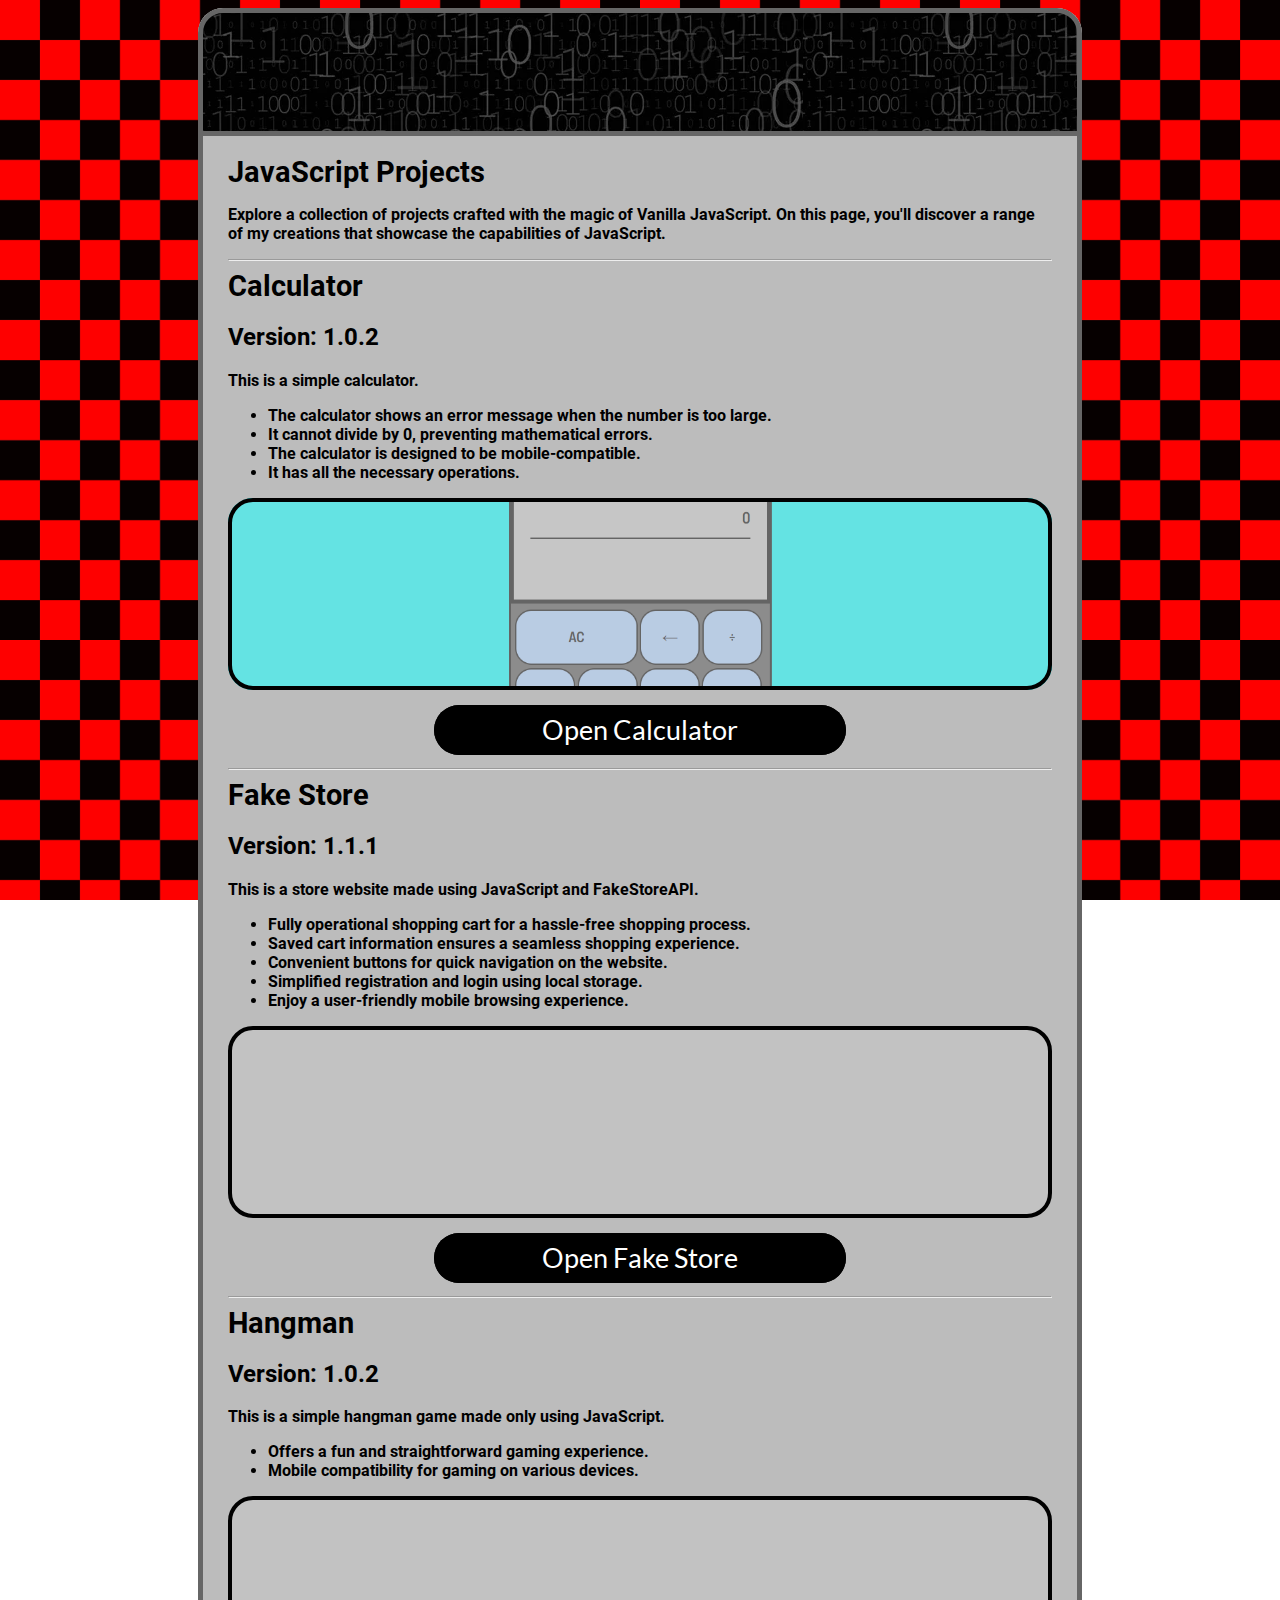
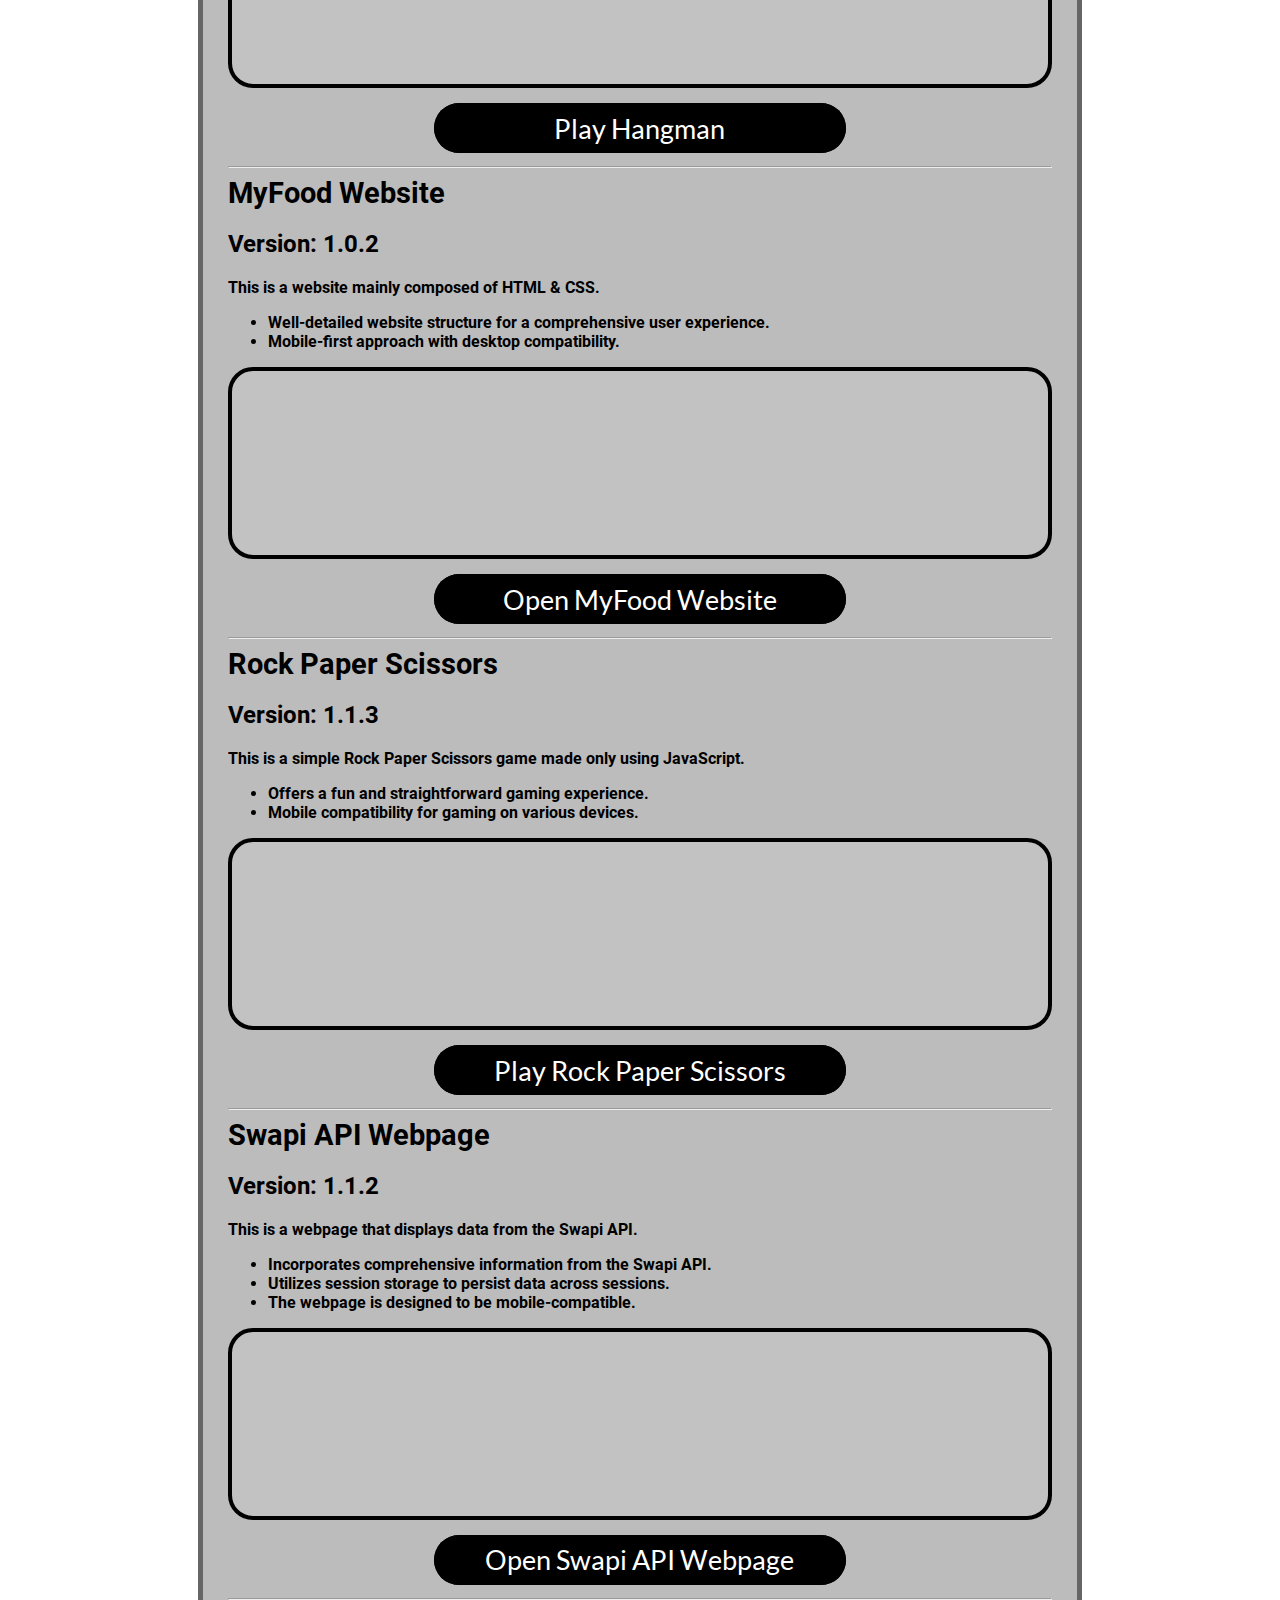
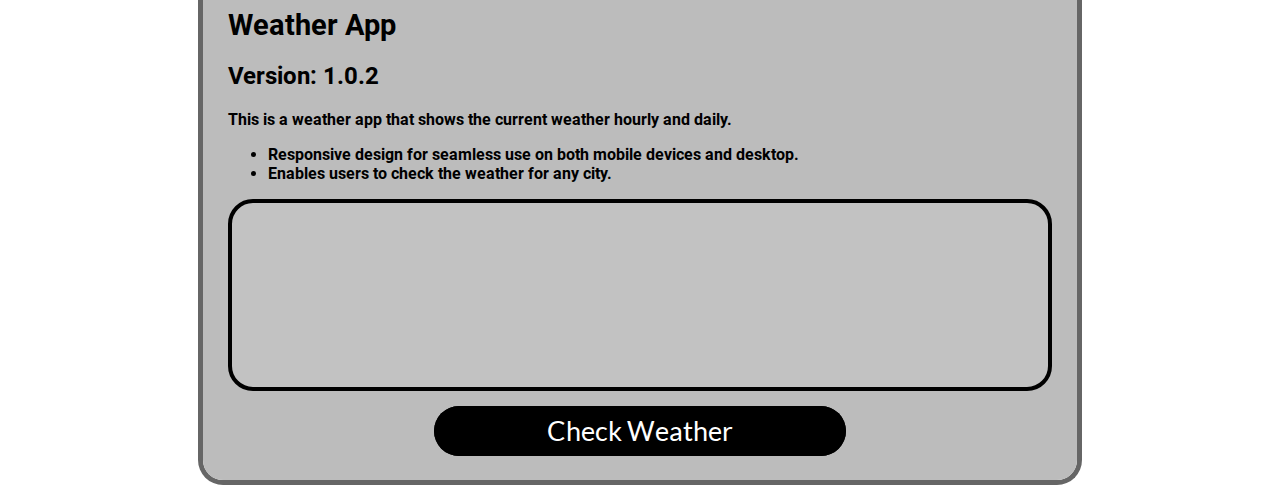
<file: index.html>
<!DOCTYPE html>
<html lang="en">

<head>
    <meta charset="UTF-8">
    <meta http-equiv="X-UA-Compatible" content="IE=edge">
    <meta name="viewport" content="width=device-width, initial-scale=1.0">
    <title>JavaScript Projects</title>
    <link rel="stylesheet" href="./style.css">
    <link rel="icon" type="image/png" href="./Assets/Images/favicon.png">
</head>

<body>
    <div id="pageBody">
        <div id="headerBackground"></div>
        <section class="pageSection">

            <!-- Introduction -->
            <div class="cardStyle">
                <br>
                <h1>JavaScript Projects</h1>
                <p>Explore a collection of projects crafted with the magic of Vanilla JavaScript. On this page, you'll discover a range of my creations that showcase the capabilities of JavaScript.</p>
                <hr>
            </div>

            <!-- CALCULATOR -->
            <div class="cardStyle">
                <h1>Calculator</h1>
                <h2>Version: 1.0.2</h2>
                <p>This is a simple calculator.</p>
                <ul>
                    <li>The calculator shows an error message when the number is too large.</li>
                    <li>It cannot divide by 0, preventing mathematical errors.</li>
                    <li>The calculator is designed to be mobile-compatible.</li>
                    <li>It has all the necessary operations.</li>
                </ul>
                <div id="calculatorBackgroundImage" class="anchoredBackgroundImage">
                    <div class="anchoredBackgroundImageCurtain"></div>
                </div>
                <a target="_blank" href="./Projects/Calculator/index.html">
                    <button class="pageButtons">Open Calculator</button></a>
                <hr>
            </div>

            <!-- FAKE STORE -->
            <div class="cardStyle">
                <h1>Fake Store</h1>
                <h2>Version: 1.1.1</h2>
                <p>This is a store website made using JavaScript and FakeStoreAPI.</p>
                <ul>
                    <li>Fully operational shopping cart for a hassle-free shopping process.</li>
                    <li>Saved cart information ensures a seamless shopping experience.</li>
                    <li>Convenient buttons for quick navigation on the website.</li>
                    <li>Simplified registration and login using local storage.</li>
                    <li>Enjoy a user-friendly mobile browsing experience.</li>
                </ul>
                <div id="fakeStoreBackgroundImage" class="anchoredBackgroundImage">
                    <div class="anchoredBackgroundImageCurtain"></div>
                </div>
                <a target="_blank" href="./Projects/FakeStore/index.html">
                    <button class="pageButtons">Open Fake Store</button></a>
                <hr>
            </div>

            <!-- HANGMAN GAME -->
            <div class="cardStyle">
                <h1>Hangman</h1>
                <h2>Version: 1.0.2</h2>
                <p>This is a simple hangman game made only using JavaScript.</p>
                <ul>
                    <li>Offers a fun and straightforward gaming experience.</li>
                    <li>Mobile compatibility for gaming on various devices.</li>
                </ul>
                <div id="hangmanBackgroundImage" class="anchoredBackgroundImage">
                    <div class="anchoredBackgroundImageCurtain"></div>
                </div>
                <a target="_blank" href="./Projects/Hangman/index.html">
                    <button class="pageButtons">Play Hangman</button></a>
                <hr>
            </div>

            <!-- MYFOOD WEBSITE -->
            <div class="cardStyle">
                <h1>MyFood Website</h1>
                <h2>Version: 1.0.2</h2>
                <p>This is a website mainly composed of HTML & CSS.</p>
                <ul>
                    <li>Well-detailed website structure for a comprehensive user experience.</li>
                    <li>Mobile-first approach with desktop compatibility.</li>
                </ul>
                <div id="myFoodBackgroundImage" class="anchoredBackgroundImage">
                    <div class="anchoredBackgroundImageCurtain"></div>
                </div>
                <a target="_blank" href="./Projects/MyFoodWebsite/index.html">
                    <button class="pageButtons">Open MyFood Website</button></a>
                <hr>
            </div>

            <!-- ROCK PAPER SCISSORS-->
            <div class="cardStyle">
                <h1>Rock Paper Scissors</h1>
                <h2>Version: 1.1.3</h2>
                <p>This is a simple Rock Paper Scissors game made only using JavaScript.</p>
                <ul>
                    <li>Offers a fun and straightforward gaming experience.</li>
                    <li>Mobile compatibility for gaming on various devices.</li>
                </ul>
                <div id="rockPaperScissorsBackgroundImage" class="anchoredBackgroundImage">
                    <div class="anchoredBackgroundImageCurtain"></div>
                </div>
                <a target="_blank" href="./Projects/RockPaperScissors/index.html">
                    <button class="pageButtons">Play Rock Paper Scissors</button></a>
                <hr>
            </div>

            <!-- SWAPI API WEBPAGE -->
            <div class="cardStyle">
                <h1>Swapi API Webpage</h1>
                <h2>Version: 1.1.2</h2>
                <p>This is a webpage that displays data from the Swapi API.</p>
                <ul>
                    <li>Incorporates comprehensive information from the Swapi API.</li>
                    <li>Utilizes session storage to persist data across sessions.</li>
                    <li>The webpage is designed to be mobile-compatible.</li>
                </ul>
                <div id="swapiAPIWebpageBackgroundImage" class="anchoredBackgroundImage">
                    <div class="anchoredBackgroundImageCurtain"></div>
                </div>
                <a target="_blank" href="./Projects/SwapiAPIWebpage/index.html">
                    <button class="pageButtons">Open Swapi API Webpage</button></a>
                <hr>
            </div>

            <!-- WEATHER APP -->
            <div class="cardStyle lastCardStyle">
                <h1>Weather App</h1>
                <h2>Version: 1.0.2</h2>
                <p>This is a weather app that shows the current weather hourly and daily.</p>
                <ul>
                    <li>Responsive design for seamless use on both mobile devices and desktop.</li>
                    <li>Enables users to check the weather for any city.</li>
                </ul>
                <div id="weatherAppBackgroundImage" class="anchoredBackgroundImage">
                    <div class="anchoredBackgroundImageCurtain"></div>
                </div>
                <a target="_blank" href="./Projects/WeatherApp/index.html">
                    <button class="pageButtons">Check Weather</button></a>
                <br><br>
            </div>

        </section>
    </div>
</body>

</html>
</file>
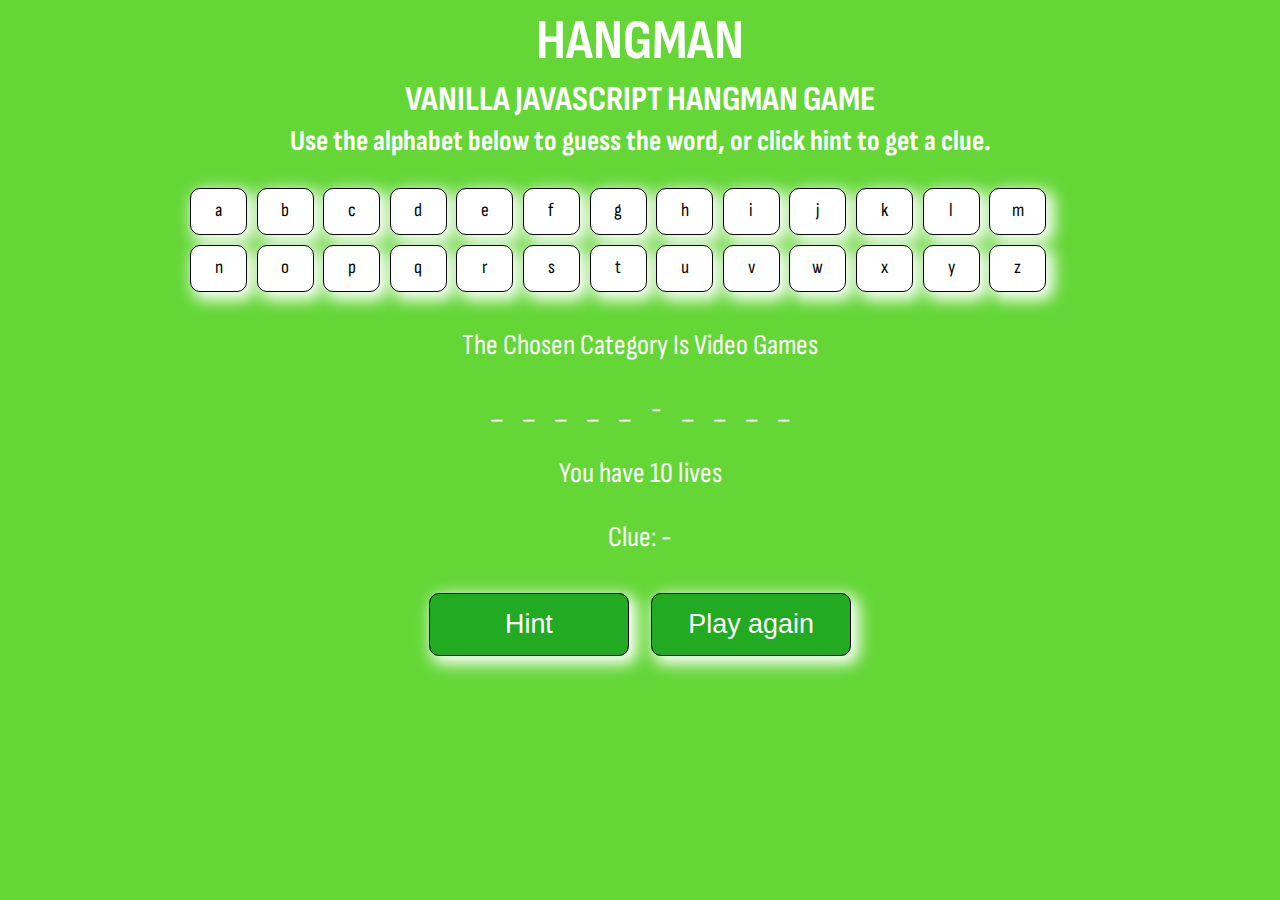
<file: Hangman/index.html>
<!DOCTYPE html>
<html lang="en">

<head>
    <meta charset="UTF-8">
    <meta http-equiv="X-UA-Compatible" content="IE=edge">
    <meta name="viewport" content="width=device-width, initial-scale=1.0">
    <link rel="stylesheet" href="./style.css">
    <title>Hangman</title>
</head>

<body>
    <div>
        <h1>Hangman</h1>
        <h2>Vanilla JavaScript Hangman Game</h2>
        <h3>Use the alphabet below to guess the word, or click hint to get a clue.</h3>
    </div>

    <div>
        <div id="buttons"></div>
        <p id="categoryName"></p>
        <div id="wordHolder"></div>
        <p id="livesLeft"></p>
        <p id="clue">Clue: -</p>
        <div>
            <button id="hint">Hint</button>
            <button id="reset">Play again</button>
        </div>
    </div>

    <script src="./script.js"></script>
</body>

</html>
</file>
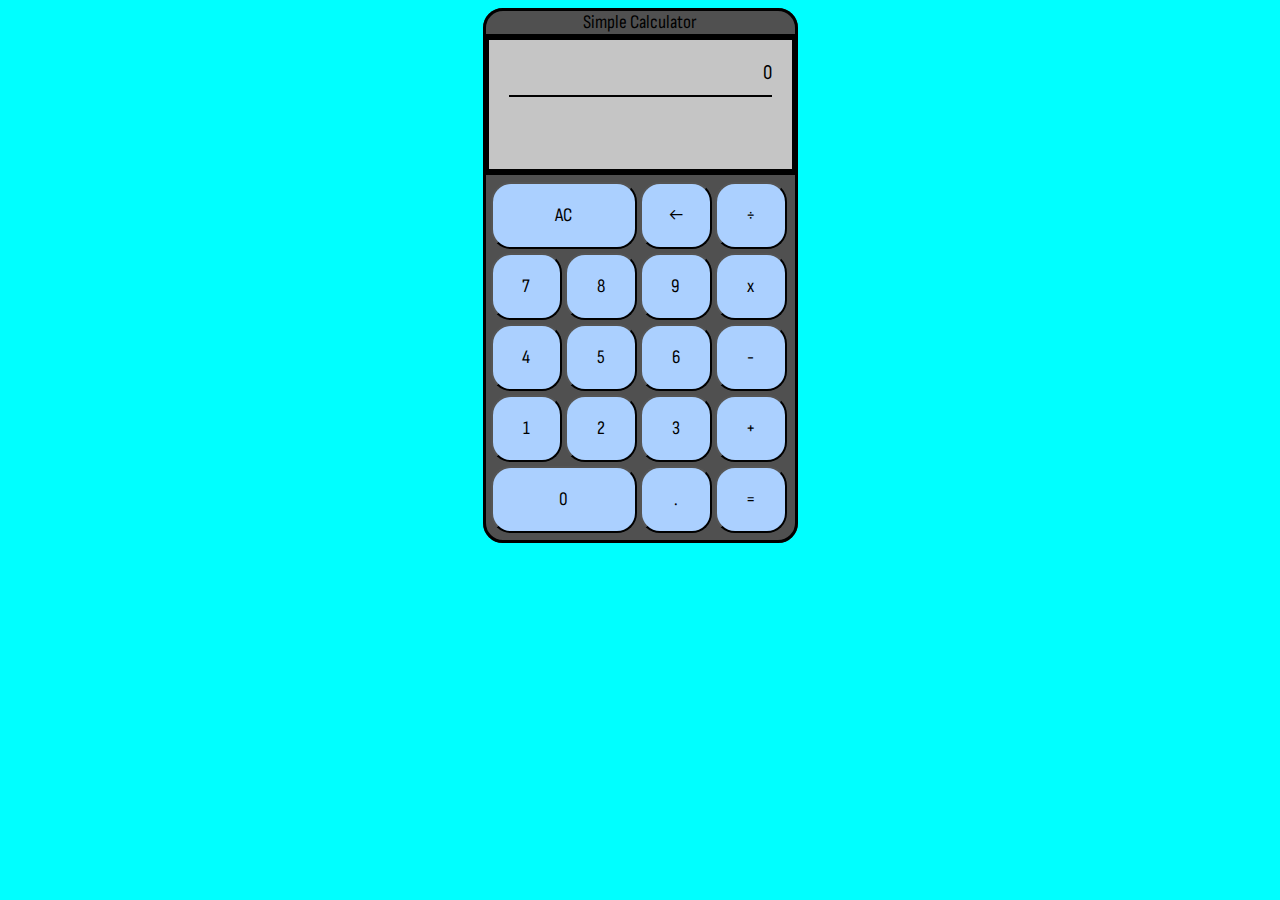
<file: Projects/Calculator/index.html>
<!DOCTYPE html>
<html lang="en">

<head>
    <meta charset="UTF-8">
    <meta http-equiv="X-UA-Compatible" content="IE=edge">
    <meta name="viewport" content="width=device-width, initial-scale=1.0">
    <title>Calculator</title>
    <link rel="stylesheet" href="./style.css">
    <link rel="icon" type="image/png" href="./img/favicon.png">
</head>

<body>
    <div class="container">
        <div class="calculator">

            <p>Simple Calculator</p>
            <div class="calculatorDisplay">
                <div class="calculatorOperation" cOperation></div>
                <div class="calculatorText" cText></div>
            </div>

            <div class="calculatorRow">
                <button clear id="delete">AC</button>
                <button backBtn>&#x2190</button>
                <button operator>÷</button>

                <button number>7</button>
                <button number>8</button>
                <button number>9</button>
                <button operator>x</button>

                <button number>4</button>
                <button number>5</button>
                <button number>6</button>
                <button operator>-</button>

                <button number>1</button>
                <button number>2</button>
                <button number>3</button>
                <button operator>+</button>

                <button id="zero" number>0</button>
                <button decimal>.</button>
                <button equals>=</button>
            </div>

        </div>
    </div>

    <script src="./script.js"></script>
</body>

</html>
</file>
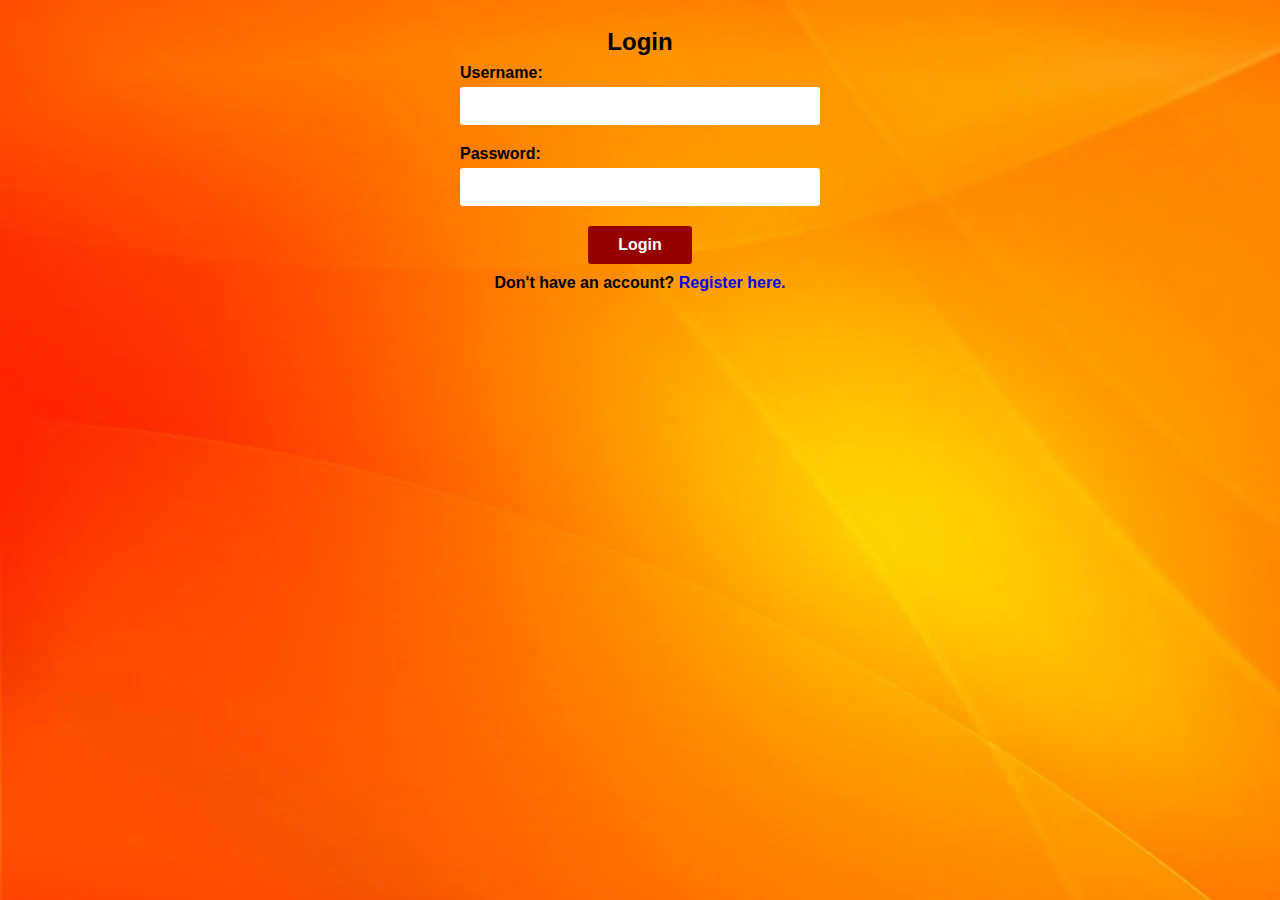
<file: Projects/FakeStore/index.html>
<!DOCTYPE html>
<html lang="en">

<head>
  <meta charset="UTF-8" />
  <meta http-equiv="X-UA-Compatible" content="IE=edge" />
  <meta name="viewport" content="width=device-width, initial-scale=1.0" />
  <title>Fake Store</title>
  <link rel="stylesheet" href="./style.css">
  <link rel="icon" type="image/png" href="./img/favicon.png">
</head>

<body>
  <form class="bounce-in" id="loginForm" action="javascript:void(0)" method="post" onsubmit="handleLoginForm()">
    <h2>Login</h2>
    <label for="username">Username:</label>
    <input type="text" id="username" name="username" required>
    <label for="password">Password:</label>
    <input type="password" id="password" name="password" required>
    <div class="centerInput"><input type="submit" value="Login"></div>
    <p>Don't have an account? <a href="#" onclick="showRegisterForm()">Register here.</a></p>
  </form>

  <form class="bounce-in" id="registerForm" action="javascript:void(0)" method="post" onsubmit="saveUserInformation()">
    <h2>Register</h2>
    <label for="new_username">New Username:</label>
    <input type="text" id="new_username" name="new_username" required>
    <label for="new_password">New Password:</label>
    <input type="password" id="new_password" name="new_password" required>
    <div class="centerInput"><input type="submit" value="Register"></div>
    <p>Already have an account? <a href="#" onclick="showLoginForm()">Login here.</a></p>
  </form>

  <div class="mainPage">
    <div class="headerDiv">
      <h1>Fake Store</h1>
      <a href="#" onclick="toggleCart()"><img src="./img/cart.png" alt="Cart" class="cartImg"></a>
      <button id="logout-button">Logout</button>
    </div>

    <div class="productsContainer">
      <button id="btn-all-products" class="fade-in">All Products</button>
      <button id="btn-mens-clothing" class="fade-in">Men's Clothing</button>
      <button id="btn-womens-clothing" class="fade-in">Women's Clothing</button>
      <button id="btn-electronics" class="fade-in">Electronics</button>
      <button id="btn-jewelery" class="fade-in">Jewelery</button>
    </div>

    <div id="container" class="fade-in"></div>
    <div id="cart-items"></div>
  </div>

  <script src="./script.js"></script>
</body>

</html>
</file>
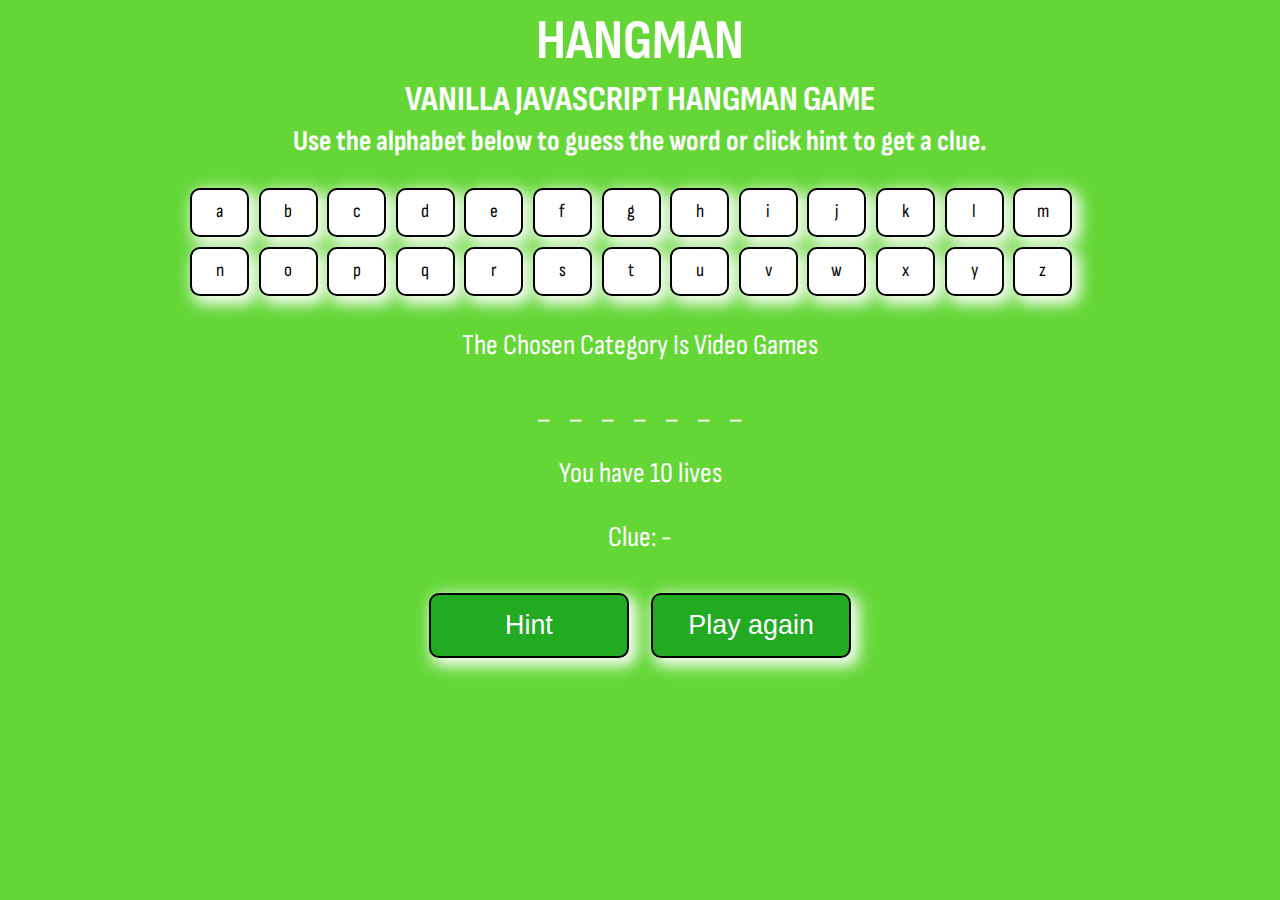
<file: Projects/Hangman/index.html>
<!DOCTYPE html>
<html lang="en">

<head>
    <meta charset="UTF-8">
    <meta http-equiv="X-UA-Compatible" content="IE=edge">
    <meta name="viewport" content="width=device-width, initial-scale=1.0">
    <title>Hangman</title>
    <link rel="stylesheet" href="./style.css">
    <link rel="icon" type="image/png" href="./img/favicon.png">
</head>

<body>
    <div>
        <h1>Hangman</h1>
        <h2>Vanilla JavaScript Hangman Game</h2>
        <h3>Use the alphabet below to guess the word or click hint to get a clue.</h3>
    </div>

    <div>
        <div id="buttons"></div>
        <p id="categoryName"></p>
        <div id="wordHolder"></div>
        <p id="livesLeft"></p>
        <p id="clue">Clue: -</p>
        <div>
            <button id="hint">Hint</button>
            <button id="reset">Play again</button>
        </div>
    </div>

    <script src="./script.js"></script>
</body>

</html>
</file>
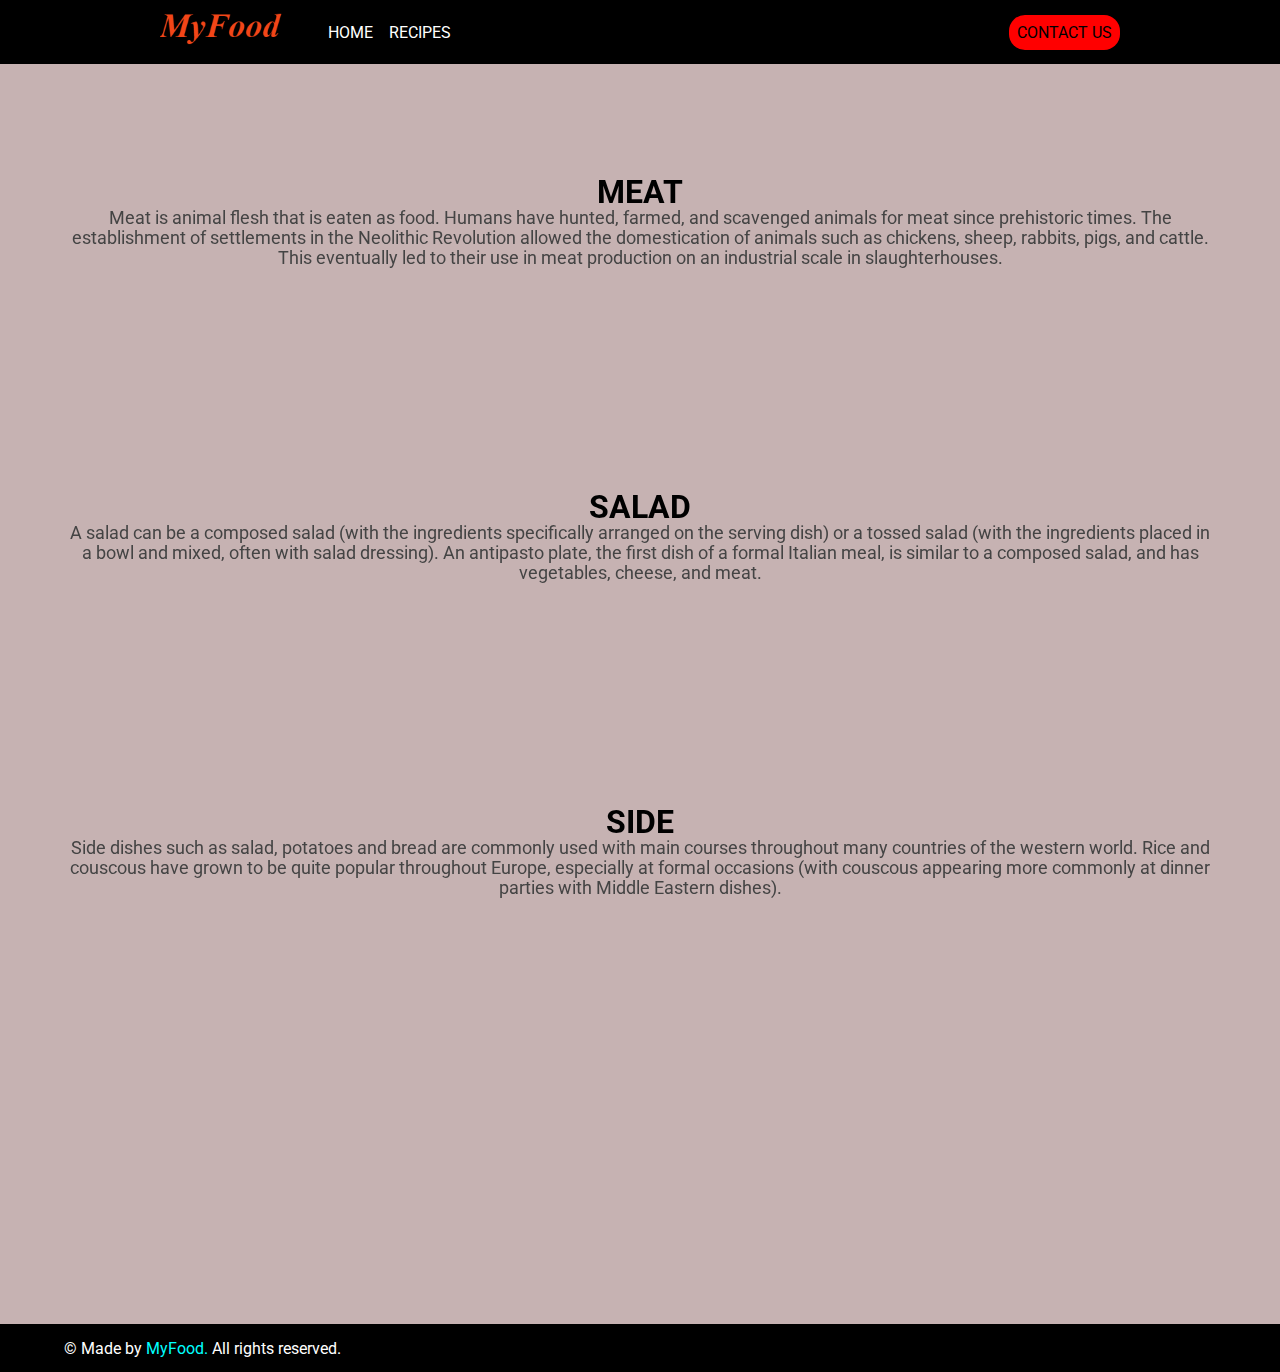
<file: Projects/MyFoodWebsite/index.html>
<!DOCTYPE html>
<html lang="en">

<head>
    <meta charset="UTF-8">
    <meta http-equiv="X-UA-Compatible" content="IE=edge">
    <meta name="viewport" content="width=device-width, initial-scale=1.0">
    <title>MyFood - Home</title>
    <link rel="preconnect" href="https://fonts.googleapis.com">
    <link rel="preconnect" href="https://fonts.gstatic.com" crossorigin>
    <link href="https://fonts.googleapis.com/css2?family=Roboto&display=swap" rel="stylesheet">
    <link rel="stylesheet" href="./css/main.css">
    <link rel="icon" type="image/png" href="./img/favicon.png">
    <script defer src="./js/app.js"></script>
</head>

<body>
    <!-- Navbar Start -->
    <header class="nav-header">
        <nav class="navbar">
            <div class="nav-logo">
                <a href="./index.html">
                    <img class="logo" src="./img/logo.png" alt="Main Logo">
                </a>
                <img id="menu" src="./img/menu.svg" alt="Main Menu">
            </div>

            <div class="nav-links">
                <a href="./index.html">Home</a>
                <a href="./recipes.html">Recipes</a>
                <div>
                    <a href="./contact.html">Contact us</a>
                </div>
            </div>
        </nav>
    </header>
    <!-- Navbar End -->

    <!-- Main Start -->
    <main>
        <div class="container">
            <div class="slide-in">
                <div>
                    <h2>Meat</h2>
                    <p>Meat is animal flesh that is eaten as food. Humans have hunted, farmed, and scavenged animals for
                        meat since prehistoric times. The establishment of settlements in the Neolithic Revolution
                        allowed the domestication of animals such as chickens, sheep, rabbits, pigs, and cattle. This
                        eventually led to their use in meat production on an industrial scale in slaughterhouses.</p>
                </div>
            </div>

            <div class="slide-in">
                <div>
                    <h2>Salad</h2>
                    <p>A salad can be a composed salad (with the ingredients specifically arranged on the serving dish)
                        or a tossed salad (with the ingredients placed in a bowl and mixed, often with salad dressing).
                        An antipasto plate, the first dish of a formal Italian meal, is similar to a composed salad, and
                        has vegetables, cheese, and meat.</p>
                </div>
            </div>

            <div class="slide-in">
                <div>
                    <h2>Side</h2>
                    <p>Side dishes such as salad, potatoes and bread are commonly used with main courses throughout many
                        countries of the western world. Rice and couscous have grown to be quite popular throughout
                        Europe, especially at formal occasions (with couscous appearing more commonly at dinner parties
                        with Middle Eastern dishes).</p>
                </div>
            </div>

            <div class="slide-in">
                <div>
                    <h2>Dessert</h2>
                    <p>Dessert is a course that concludes a meal. The course consists of sweet foods, such as
                        confections, and possibly a beverage such as dessert wine and liqueur. In some parts of the
                        world, such as much of Greece and West Africa, and most parts of China, there is no tradition of
                        a dessert course to conclude a meal.</p>
                </div>
            </div>
        </div>
    </main>
    <!-- Main End -->

    <!-- Footer Start -->
    <footer>
        <p>
            &#169; Made by <a href="#">MyFood.</a> All rights reserved.
        </p>
    </footer>
    <!-- Footer End -->
</body>

</html>
</file>
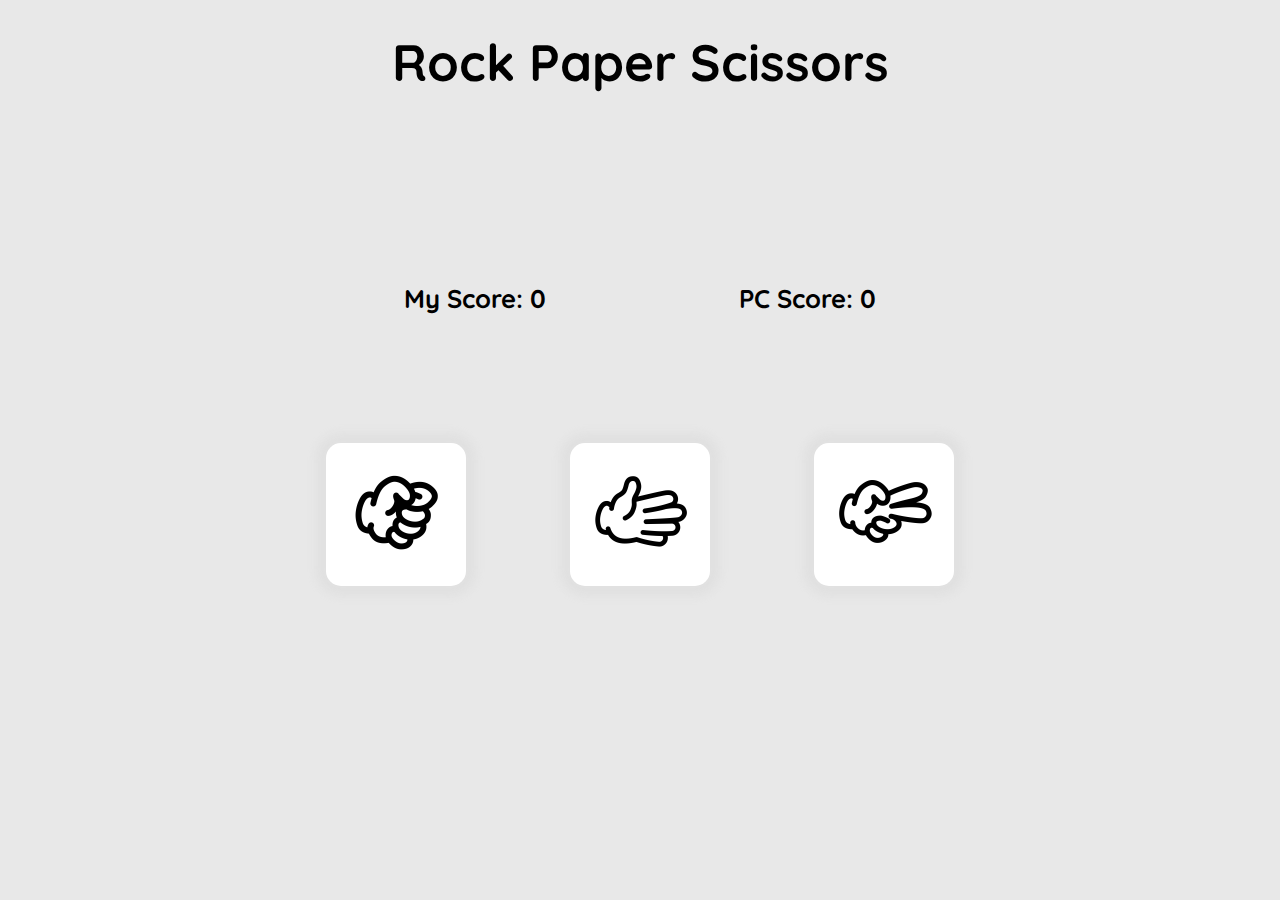
<file: Projects/RockPaperScissors/index.html>
<!DOCTYPE html>
<html lang="en">

<head>
    <meta charset="UTF-8">
    <meta http-equiv="X-UA-Compatible" content="IE=edge">
    <meta name="viewport" content="width=device-width, initial-scale=1.0">
    <title>Rock Paper Scissors</title>
    <link rel="stylesheet" href="./style.css">
    <link rel="icon" type="image/png" href="./Images/favicon.png">
</head>

<body>
    <div class="container">
        <h1>Rock Paper Scissors</h1>

        <div class="wrapper" id="scores">
            <label>My Score: <span id="user">0</span><img id="user-select"></label>
            <label>PC Score: <span id="pc">0</span> <img id="pc-select"></label>
        </div>

        <div class="wrapper" id="btn-wrapper">
            <button title="Rock" id="1"><img src="Images/rock.png"></button>
            <button title="Paper" id="2"><img src="Images/paper.png"></button>
            <button title="Scissors" id="3"><img src="Images/scissors.png"></button>
        </div>

        <div class="final-result" hidden>
            <div class="final-result-inner">
                <h2></h2>
                <button id="retry">Retry &#128260;</button>
            </div>
        </div>
    </div>

    <script src="./script.js"></script>
</body>

</html>
</file>
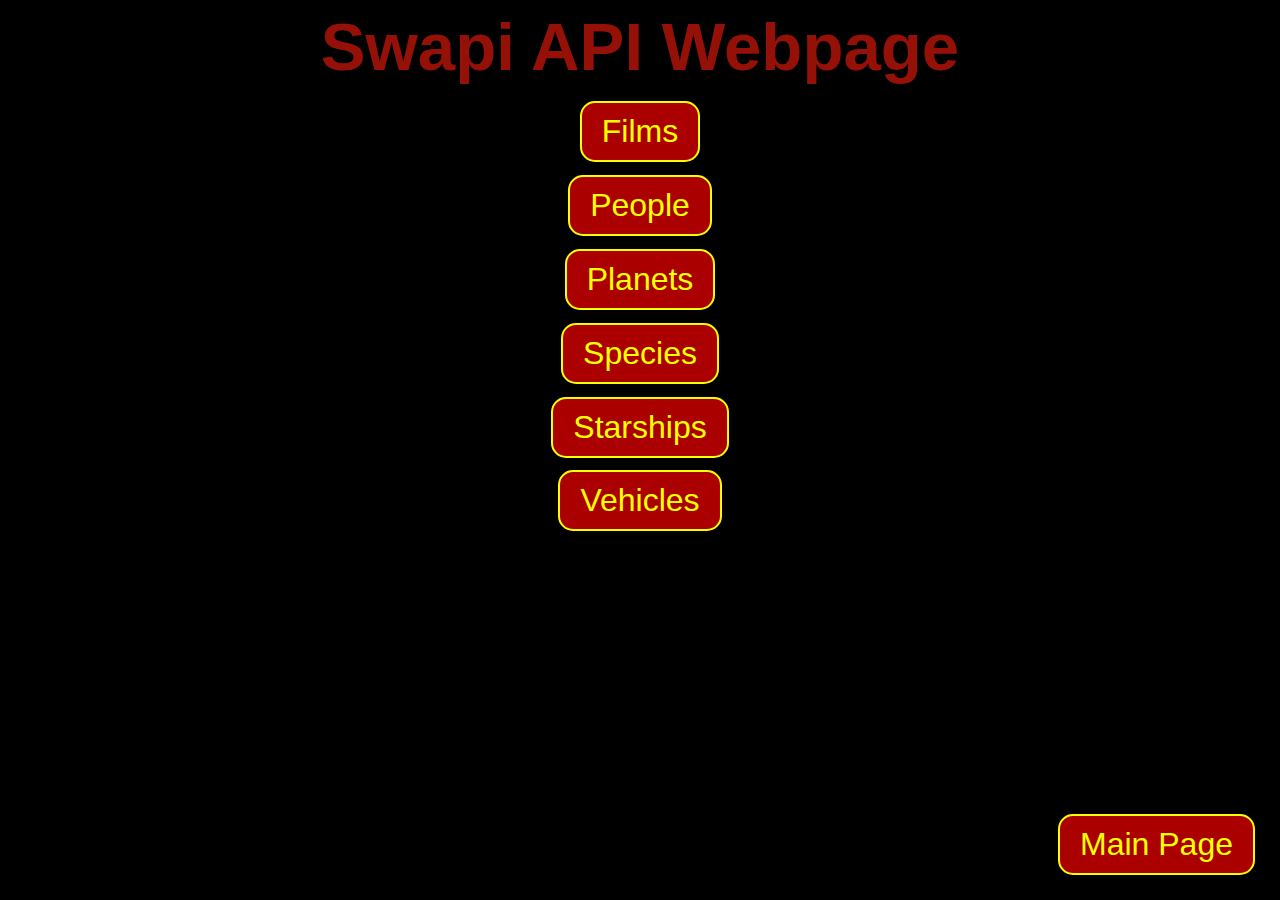
<file: Projects/SwapiAPIWebpage/index.html>
<!DOCTYPE html>
<html lang="en">

<head>
    <meta charset="UTF-8">
    <meta http-equiv="X-UA-Compatible" content="IE=edge">
    <meta name="viewport" content="width=device-width, initial-scale=1.0">
    <title>Swapi API Webpage</title>
    <link rel="stylesheet" href="./style.css">
    <link rel="icon" type="image/png" href="./img/favicon.png">
</head>

<body>
    <h1>Swapi API Webpage</h1>
    <div id="mainDiv">
        <div id="inputDiv">
            <input type="button" class="box" id="films" value="Films">
            <input type="button" class="box" id="people" value="People">
            <input type="button" class="box" id="planets" value="Planets">
            <input type="button" class="box" id="species" value="Species">
            <input type="button" class="box" id="starships" value="Starships">
            <input type="button" class="box" id="vehicles" value="Vehicles">
        </div>
    </div>

    <script src="./script.js"></script>
</body>

</html>
</file>
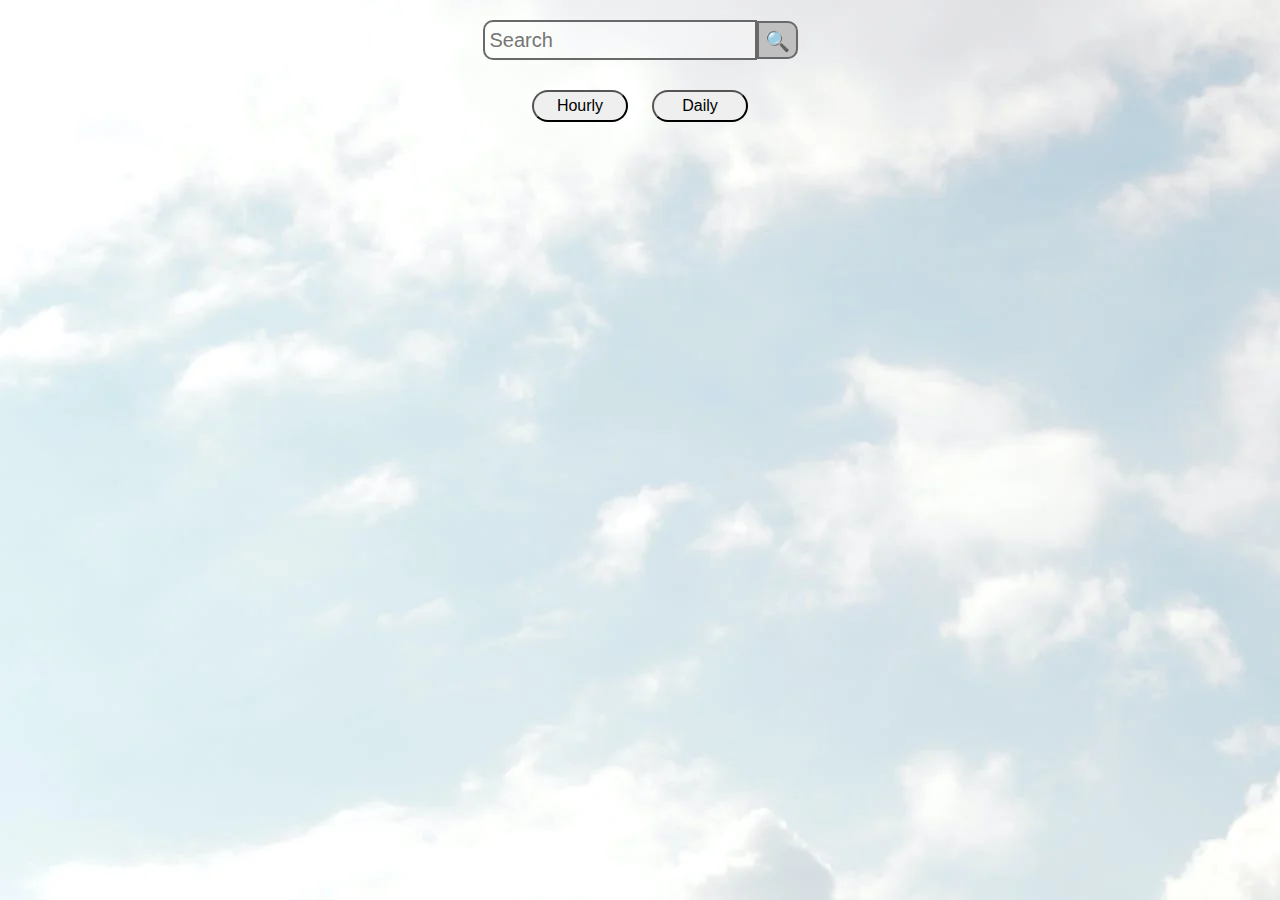
<file: Projects/WeatherApp/index.html>
<!DOCTYPE html>
<html lang="en">

<head>
    <meta charset="UTF-8">
    <meta http-equiv="X-UA-Compatible" content="IE=edge">
    <meta name="viewport" content="width=device-width, initial-scale=1.0">
    <title>Weather App</title>
    <link rel="stylesheet" href="./style.css">
    <link rel="icon" type="image/png" href="./Assets/favicon.png">
</head>

<body>
    <div id="navbarContainer">
        <div id="searchBar">
            <input type="text" placeholder="Search" id="locationSearchText">
            <button id="locationSearchButton">&#128269;</button>
        </div>

        <h1 id="cityHeadline"></h1>

        <div>
            <button id="hourlyButton" class="navButtons">Hourly</button>
            <button id="dailyButton" class="navButtons">Daily</button>
        </div>
    </div>

    <div id="cardsContainer"></div>
    <script src="./src/script.js" type="module"></script>
</body>

</html>
</file>
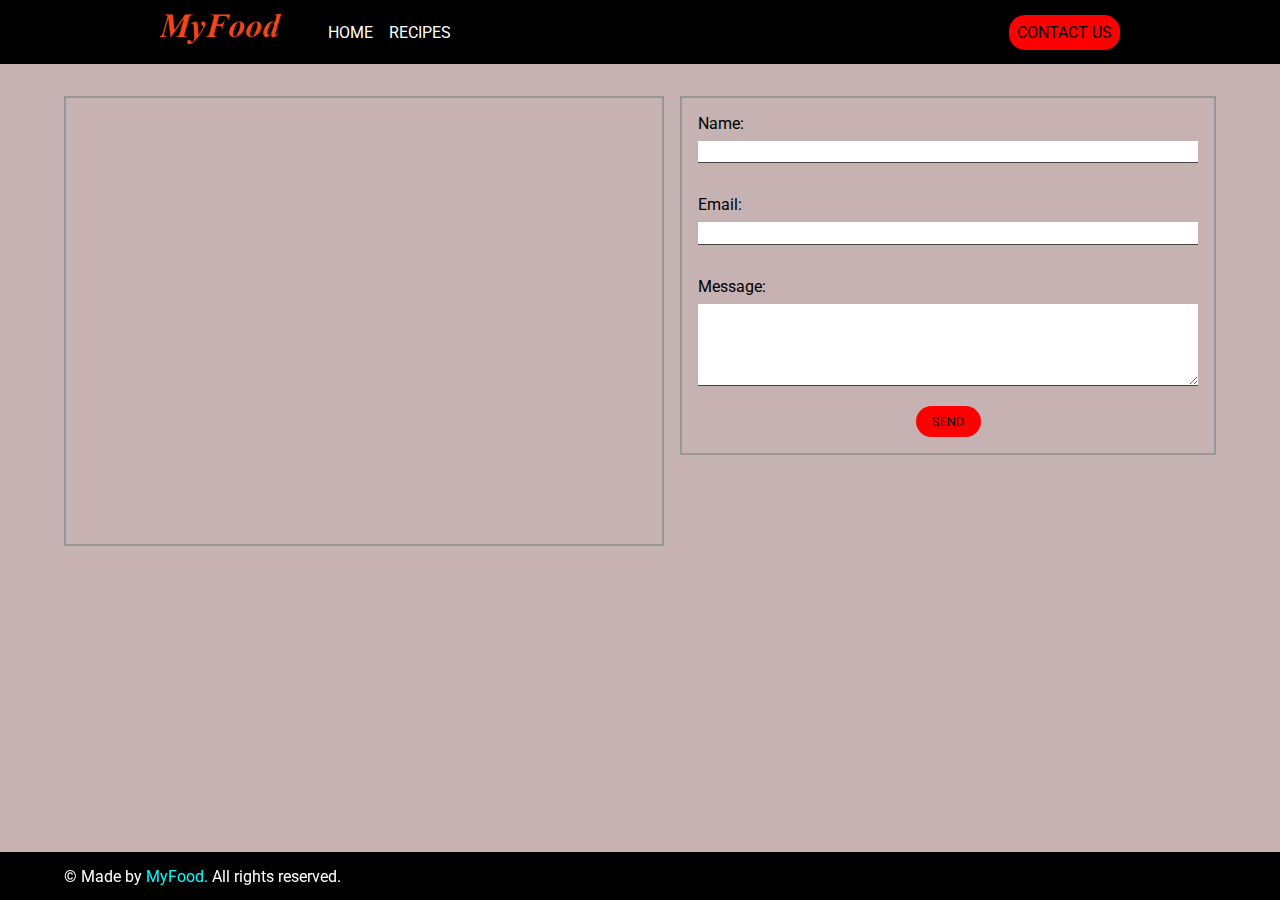
<file: Projects/MyFoodWebsite/contact.html>
<!DOCTYPE html>
<html lang="en">

<head>
    <meta charset="UTF-8">
    <meta http-equiv="X-UA-Compatible" content="IE=edge">
    <meta name="viewport" content="width=device-width, initial-scale=1.0">
    <title>MyFood - Contact</title>
    <link rel="preconnect" href="https://fonts.googleapis.com">
    <link rel="preconnect" href="https://fonts.gstatic.com" crossorigin>
    <link href="https://fonts.googleapis.com/css2?family=Roboto&display=swap" rel="stylesheet">
    <link rel="stylesheet" href="./css/main.css">
    <link rel="icon" type="image/png" href="./img/favicon.png">
    <script defer src="./js/app.js"></script>
</head>

<body>
    <!-- Navbar Start -->
    <header class="nav-header">
        <nav class="navbar">
            <div class="nav-logo">
                <a href="./index.html">
                    <img class="logo" src="./img/logo.png" alt="Main Logo">
                </a>
                <img id="menu" src="./img/menu.svg" alt="Main Menu">
            </div>

            <div class="nav-links">
                <a href="./index.html">Home</a>
                <a href="./recipes.html">Recipes</a>
                <div>
                    <a href="./contact.html">Contact us</a>
                </div>
            </div>
        </nav>
    </header>
    <!-- Navbar End -->

    <!-- Main Start -->
    <main>
        <div class="container">
            <div class="contact">
                <div class="location-box">
                    <iframe
                        src="https://www.google.com/maps/embed?pb=!1m18!1m12!1m3!1d11864.532204616104!2d21.463361000000003!3d41.97595305!2m3!1f0!2f0!3f0!3m2!1i1024!2i768!4f13.1!3m3!1m2!1s0x13543e193840a559%3A0x517ad227c07516f4!2z0KDQtdGB0YLQvtGA0LDQvSDigJ7QoNCw0LPRg9C30LAgOTE54oCc!5e0!3m2!1smk!2smk!4v1669238436374!5m2!1smk!2smk"
                        width="600" height="450" style="border:2px solid #979797;" allowfullscreen="" loading="lazy"
                        referrerpolicy="no-referrer-when-downgrade"></iframe>
                </div>

                <form action="javascript:void(0);" method="post">
                    <div class="form-control">
                        <label for="name">Name:</label>
                        <input type="text">
                    </div>

                    <div class="form-control">
                        <label for="email">Email:</label>
                        <input type="email">
                    </div>

                    <div class="form-control">
                        <label for="message">Message:</label>
                        <textarea rows="5"></textarea>
                    </div>

                    <div class="box-send">
                        <button class="btn-send">Send</button>
                    </div>
                </form>
            </div>
        </div>
    </main>
    <!-- Main End -->

    <!-- Footer Start -->
    <footer>
        <p>
            &#169; <span class="date"></span> Made by <a href="#">MyFood.</a> All rights reserved.
        </p>
    </footer>
    <!-- Footer End-->
</body>

</html>
</file>
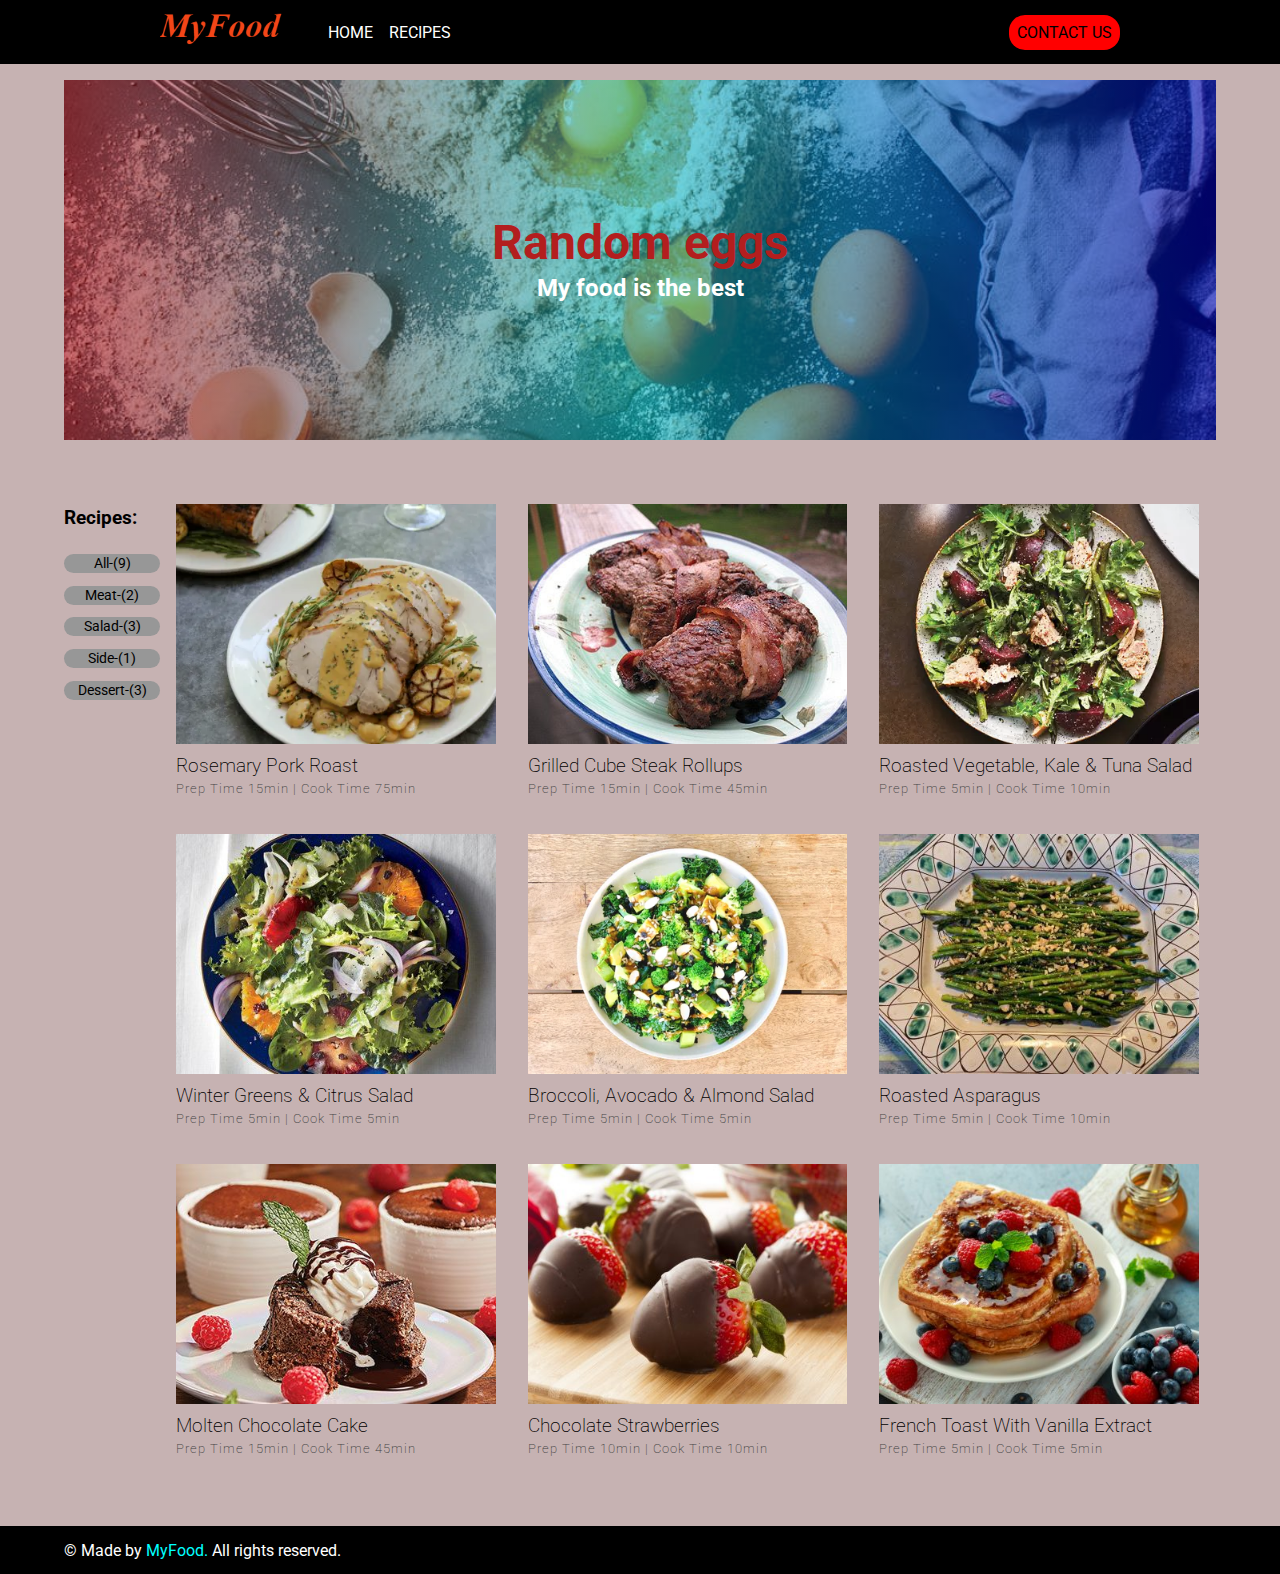
<file: Projects/MyFoodWebsite/recipes.html>
<!DOCTYPE html>
<html lang="en">

<head>
    <meta charset="UTF-8">
    <meta http-equiv="X-UA-Compatible" content="IE=edge">
    <meta name="viewport" content="width=device-width, initial-scale=1.0">
    <title>MyFood - Recipes</title>
    <link rel="preconnect" href="https://fonts.googleapis.com">
    <link rel="preconnect" href="https://fonts.gstatic.com" crossorigin>
    <link href="https://fonts.googleapis.com/css2?family=Roboto&display=swap" rel="stylesheet">
    <link rel="stylesheet" href="./css/main.css">
    <link rel="icon" type="image/png" href="./img/favicon.png">
    <script defer src="./js/app.js"></script>
</head>

<body>
    <!-- Navbar Start -->
    <header class="nav-header">
        <nav class="navbar">
            <div class="nav-logo">
                <a href="./index.html">
                    <img class="logo" src="./img/logo.png" alt="Main Logo">
                </a>
                <img id="menu" src="./img/menu.svg" alt="Main Menu">
            </div>

            <div class="nav-links">
                <a href="./index.html">Home</a>
                <a href="./recipes.html">Recipes</a>
                <div>
                    <a href="./contact.html">Contact us</a>
                </div>
            </div>
        </nav>
    </header>
    <!-- Navbar End -->

    <!-- Main Start -->
    <main>
        <div class="container">
            <header class="recipes-header">
                <div class="overlay"></div>
                <div class="hero-content">
                    <h1>Random eggs</h1>
                    <h3>My food is the best</h3>
                </div>
            </header>

            <div class="recipes">
                <aside>
                    <h3>Recipes:</h3>
                    <div class="tag-box">
                        <button id="showAll">All-(9)</button>
                        <button id="showMeat">Meat-(2)</button>
                        <button id="showSalad">Salad-(3)</button>
                        <button id="showSide">Side-(1)</button>
                        <button id="showDessert">Dessert-(3)</button>
                    </div>
                </aside>

                <section class="col-two">
                    <div class="recipe meat">
                        <img src="./img/Meat/rosemary-pork-roast.webp" alt="Rosemary Pork Roast" class="animate-image">
                        <div>
                            <h4>Rosemary Pork Roast</h4>
                            <p>Prep time 15min | Cook time 75min</p>
                        </div>
                    </div>

                    <div class="recipe meat">
                        <img src="./img/Meat/grilled-cube-steak-rollups.jpg" alt="Grilled Cube Steak Rollups"
                            class="animate-image">
                        <div>
                            <h4>Grilled Cube Steak Rollups</h4>
                            <p>Prep time 15min | Cook time 45min</p>
                        </div>
                    </div>

                    <div class="recipe salad">
                        <img src="./img/Salad/roasted-vegetable-kale-&-tuna-salad.webp"
                            alt="Roasted Vegetable, Kale & Tuna Salad" class="animate-image">
                        <div>
                            <h4>Roasted Vegetable, Kale & Tuna Salad</h4>
                            <p>Prep time 5min | Cook time 10min</p>
                        </div>
                    </div>

                    <div class="recipe salad">
                        <img src="./img/Salad/winter-greens-&-citrus-salad.jpg" alt="Winter Greens & Citrus Salad"
                            class="animate-image">
                        <div>
                            <h4>Winter Greens & Citrus Salad</h4>
                            <p>Prep time 5min | Cook time 5min</p>
                        </div>
                    </div>

                    <div class="recipe salad">
                        <img src="./img/Salad/broccoli-avocado-&-almond-salad.webp"
                            alt="Broccoli, Avocado & Almond Salad" class="animate-image">
                        <div>
                            <h4>Broccoli, Avocado & Almond Salad</h4>
                            <p>Prep time 5min | Cook time 5min</p>
                        </div>
                    </div>

                    <div class="recipe side">
                        <img src="./img/Side/roasted-asparagus.jpeg" alt="Roasted Asparagus" class="animate-image">
                        <div>
                            <h4>Roasted Asparagus</h4>
                            <p>Prep time 5min | Cook time 10min</p>
                        </div>
                    </div>

                    <div class="recipe dessert">
                        <img src="./img/Dessert/molten-chocolate-cake.jpg" alt="Molten Chocolate Cake"
                            class="animate-image">
                        <div>
                            <h4>Molten Chocolate Cake</h4>
                            <p>Prep time 15min | Cook time 45min</p>
                        </div>
                    </div>

                    <div class="recipe dessert">
                        <img src="./img/Dessert/chocolate-strawberries.jpg" alt="Chocolate Strawberries"
                            class="animate-image">
                        <div>
                            <h4>Chocolate Strawberries</h4>
                            <p>Prep time 10min | Cook time 10min</p>
                        </div>
                    </div>

                    <div class="recipe dessert">
                        <img src="./img/Dessert/french-toast-with-vanilla-extract.jpg"
                            alt="French Toast With Vanilla Extract" class="animate-image">
                        <div>
                            <h4>French Toast With Vanilla Extract</h4>
                            <p>Prep time 5min | Cook time 5min</p>
                        </div>
                    </div>
                </section>
            </div>
        </div>
    </main>
    <!-- Main End -->

    <!-- Footer Start -->
    <footer>
        <p>
            &#169; <span class="date"></span> Made by <a href="#">MyFood.</a> All rights reserved.
        </p>
    </footer>
    <!-- Footer End-->
</body>

</html>
</file>
<file: style.css>
@font-face {
    font-family: Lato;
    src: url(./Assets/Fonts/Lato/Lato-Regular.ttf);
}

@font-face {
    font-family: Roboto;
    src: url(./Assets/Fonts/Roboto/Roboto-Bold.ttf);
}

* {
    font-family: Roboto;
    box-sizing: border-box;
}

:root {
    --primary-gradient: linear-gradient(45deg, #ff0000, #ff7300, #fffb00, #ff0000);
    --primary-black: #000000;
    --primary-white: #ffffff;
    --main-border: #666666;
    --primary-gray: rgba(200, 200, 200, 0.5);
    --secondary-gray: #bcbcbc;
}

body {
    background-image: url("./Assets/Images/Background_Image.jpg");
    background-attachment: fixed;
    background-repeat: repeat;
    background-size: 50% auto;
}

#pageBody {
    font-family: Lato;
    background-color: var(--primary-white);
    border-radius: 25px;
    width: 70%;
    margin: 0px auto;
    display: flex;
    flex-wrap: wrap;
}

h1 {
    margin: 0 0 10px 0;
    font-size: 1.8rem;
}

#headerBackground {
    background-image: url("./Assets/Images/Background_Header.jpg");
    border: 5px solid var(--main-border);
    border-radius: 25px 25px 0 0;
    height: 128px;
    width: 100%;
}

.pageSection {
    border: 5px solid var(--main-border);
    border-radius: 0 0 25px 25px;
    border-top: 0px;
    width: 100%;
    display: flex;
    flex-wrap: wrap;
    justify-content: center;
    align-items: center;
}

.cardStyle {
    background-color: var(--secondary-gray);
    padding: 0px 25px;
    width: 100%;
}

.lastCardStyle {
    border-radius: 0 0 20px 20px;
}

.pageButtons {
    font-family: Lato;
    font-size: 1.7rem;
    background: var(--primary-black);
    color: var(--primary-white);
    border-radius: 25px;
    border: none;
    margin: 15px 0 5px 25%;
    width: 50%;
    height: 50px;
    outline: none;
    cursor: pointer;
    position: relative;
    z-index: 0;
}

.pageButtons:before {
    content: '';
    background: var(--primary-gradient);
    position: absolute;
    top: -2px;
    left: -2px;
    background-size: 400%;
    z-index: -1;
    filter: blur(5px);
    width: calc(100% + 4px);
    height: calc(100% + 4px);
    animation: glowing 20s linear infinite;
    opacity: 0;
    transition: opacity .3s ease-in-out;
    border-radius: 25px;
}

.pageButtons:active {
    color: var(--primary-black);
}

.pageButtons:active:after {
    background: transparent;
}

.pageButtons:hover:before {
    opacity: 1;
}

.pageButtons:after {
    z-index: -1;
    content: '';
    position: absolute;
    width: 100%;
    height: 100%;
    background: var(--primary-black);
    left: 0;
    top: 0;
    border-radius: 25px;
}

@keyframes glowing {
    0% {
        background-position: 0 0;
    }

    50% {
        background-position: 400% 0;
    }

    100% {
        background-position: 0 0;
    }
}

.anchoredBackgroundImage,
.anchoredBackgroundImageCurtain {
    height: 12rem;
    border-radius: 25px;
    background-repeat: repeat;
    background-attachment: fixed;
}

.anchoredBackgroundImageCurtain {
    background-color: var(--primary-gray);
    border: 4px solid var(--primary-black);
}

#calculatorBackgroundImage,
#fakeStoreBackgroundImage,
#hangmanBackgroundImage,
#myFoodBackgroundImage,
#rockPaperScissorsBackgroundImage,
#swapiAPIWebpageBackgroundImage,
#weatherAppBackgroundImage {
    background-image: url("./Assets/Images/Calculator.png");
    background-size: 100% auto;
    background-repeat: repeat;
}

#fakeStoreBackgroundImage {
    background-image: url("./Assets/Images/FakeStore.png");
}

#hangmanBackgroundImage {
    background-image: url("./Assets/Images/Hangman.png");
}

#myFoodBackgroundImage {
    background-image: url("./Assets/Images/MyFoodWebsite.png");
}

#rockPaperScissorsBackgroundImage {
    background-image: url("./Assets/Images/RockPaperScissors.png");
}

#swapiAPIWebpageBackgroundImage {
    background-image: url("./Assets/Images/SwapiAPIWebpage.png");
}

#weatherAppBackgroundImage {
    background-image: url("./Assets/Images/WeatherApp.png");
}

@media only screen and (max-width: 998px) {
    body {
        display: block;
        background-size: 100% auto;
    }

    #pageBody {
        width: 100%;
    }

    #calculatorBackgroundImage,
    #fakeStoreBackgroundImage,
    #hangmanBackgroundImage,
    #myFoodBackgroundImage,
    #rockPaperScissorsBackgroundImage,
    #swapiAPIWebpageBackgroundImage,
    #weatherAppBackgroundImage {
        display: block;
    }

    .pageButtons {
        width: 100%;
        font-size: 1.3rem;
        margin: 0;
        margin-top: 10px;
    }
}
</file>
<file: Hangman/style.css>
@import url('https://fonts.googleapis.com/css2?family=Sofia+Sans+Condensed:wght@700&display=swap');

body {
    background: rgb(100, 215, 55);
    color: rgb(255, 255, 255);
    font-family: 'Sofia Sans Condensed', sans-serif;
    text-align: center;
    font-size: 1.2rem;
}

h1,
h2 {
    text-transform: uppercase;
    margin: 0.2rem 0;
}

h1 {
    font-size: 3.5rem;
}

h2 {
    font-size: 2.2rem;
}

h3 {
    font-size: 1.8rem;
    margin: 0;
    margin-bottom: 1.5rem;
}

p {
    font-size: 1.5em;
}

.active {
    color: transparent;
    content: '/';
}

#alphabet {
    margin: 10px auto;
    padding: 0;
    max-width: 900px;
}

#alphabet li {
    box-shadow: 5px 5px 15px 3px rgb(255, 255, 255);
    background: rgb(255, 255, 255);
    color: rgb(0, 0, 0);
    border: solid 1px rgb(0, 0, 0);
    cursor: pointer;
    list-style: none;
    float: left;
    margin: 0 0.6rem 0.6rem 0;
    padding-top: 10px;
    width: 55px;
    height: 35px;
    border-radius: 10px;
}

#alphabet li:hover {
    background: rgb(230, 230, 230);
}

#my-word {
    display: block;
    margin: 0;
    padding: 0;
}

#my-word li {
    display: inline-block;
    position: relative;
    list-style: none;
    margin: 0;
    padding: 0 10px;
    font-size: 1.5em;
}

#livesLeft {
    text-align: center;
    display: block;
    font-size: 1.5em;
}

button {
    box-shadow: 5px 5px 15px 3px rgb(255, 255, 255);
    background: rgb(35, 170, 35);
    color: rgb(255, 255, 255);
    border: solid 1px rgb(0, 0, 0);
    text-decoration: none;
    cursor: pointer;
    outline: none;
    font-size: 1.4em;
    border-radius: 10px;
    padding: 15px;
    width: 200px;
    margin: 0.6rem;
}

button:hover {
    background: rgb(15, 120, 15);
}
</file>
<file: Projects/Calculator/style.css>
@import url('https://fonts.googleapis.com/css2?family=Sofia+Sans+Condensed:wght@700&display=swap');

* {
    font-family: 'Sofia Sans Condensed', sans-serif;
    box-sizing: border-box;
}

:root {
    --primary-black: rgb(0, 0, 0);
    --primary-blue: rgb(25, 25, 255);
    --primary-light-blue: rgb(0, 255, 255);
    --secondary-light-blue: #abd0ff;
    --tertiary-light-blue: #78b2ff;
    --primary-gray: rgb(80, 80, 80);
    --primary-light-gray: rgb(197, 197, 197);
}

body {
    background-color: var(--primary-light-blue);
}

p {
    text-align: center;
    border: 3px solid var(--primary-black);
    border-radius: 20px 20px 0 0;
    font-size: 1.2rem;
    margin: 0;
}

.container {
    width: 420px;
    margin: auto;
}

.calculator {
    width: 75%;
    margin: auto;
    min-height: 420px;
    background-color: var(--primary-gray);
    border-radius: 20px;
}

.calculatorDisplay {
    width: 100%;
    height: 135px;
    padding: 20px;
    border: 3px solid var(--primary-black);
    border-left: 6px solid var(--primary-black);
    border-right: 6px solid var(--primary-black);
    background-color: var(--primary-light-gray);
}

.calculatorOperation {
    text-align: right;
    color: var(--primary-black);
    font-size: 21px;
    padding-bottom: 10px;
    border-bottom: 2px solid var(--primary-black);
}

.calculatorText {
    text-align: right;
    color: var(--primary-black);
    font-size: 45px;
    margin-top: 20px;
}

.calculatorRow {
    width: 100%;
    background-color: var(--primary-gray);
    margin: 0;
    padding: 5px;
    border: 3px solid var(--primary-black);
    border-radius: 0 0 20px 20px;
}

button {
    margin: 2px 0;
    width: 24%;
    background-color: var(--secondary-light-blue);
    padding: 20px;
    display: inline-block;
    font-size: 1.2rem;
    text-align: center;
    vertical-align: middle;
    transition: all 0.2s ease-in-out;
    border-radius: 20px;
}

button:hover {
    background-color: var(--tertiary-light-blue);
    color: var(--primary-blue);
    cursor: pointer;
}

#delete {
    width: 49%;
}

#zero {
    width: 49%;
}
</file>
<file: Projects/FakeStore/style.css>
* {
    font-family: 'Gill Sans', 'Gill Sans MT', Calibri, 'Trebuchet MS', sans-serif;
    box-sizing: border-box;
    padding: 0;
    margin: 0;
}

:root {
    --primary-white: #ffffff;
    --primary-black: #000000;
    --primary-silver: rgb(192, 192, 192);
    --primary-red: rgb(255, 0, 0);
    --secondary-red: rgb(150, 0, 0);
    --card-background: rgba(178, 110, 25, 0.555);
    --link-color: rgb(125, 0, 255);
}

body {
    background-image: url(./img/store-background.webp);
    background-attachment: fixed;
}

h1,
h2 {
    padding: 0.5rem 0;
}

h2 {
    text-align: center;
}

.card {
    background-color: var(--card-background);
    border: 4px solid var(--primary-black);
    border-radius: 30px;
    margin: 1rem;
}

p {
    margin-top: 10px;
    font-weight: 700;
    text-align: center;
}

p a {
    font-weight: 700;
    text-decoration: none;
}

p a:visited {
    color: var(--link-color);
}

img {
    border: 3px solid var(--primary-silver);
    box-shadow: 2px 2px 10px 1px var(--primary-white);
    height: 150px;
    width: auto;
}

.image,
.title {
    text-align: center;
    padding-top: 7px;
}

.title {
    color: var(--primary-white);
    text-transform: uppercase;
    font-weight: 700;
}

.desc {
    text-align: center;
    margin: 0 4.5rem;
}

.productsContainer {
    background-color: var(--primary-silver);
    border-top: 2px solid var(--primary-black);
    border-bottom: 2px solid var(--primary-black);
    text-align: center;
}

button {
    color: var(--primary-black);
    background-color: var(--primary-red);
    border: none;
    border-left: 2px solid var(--primary-black);
    border-right: 2px solid var(--primary-black);
    transition: all ease-in 200ms;
    text-transform: capitalize;
    font-weight: 700;
    font-size: 1.5rem;
    padding: 7px;
    width: 19.5vw;
}

button:hover {
    color: var(--primary-white);
    cursor: pointer;
}

.btn-container {
    padding: 0.5rem 0;
    text-align: center;
}

.buyBtn,
.removeBtn {
    color: var(--secondary-red);
    background-color: var(--primary-silver);
    border: 2px solid var(--primary-black);
    border-radius: 15px;
    width: auto;
}

#logout-button {
    color: var(--primary-white);
    background-color: var(--primary-black);
    border-radius: 15px;
    position: absolute;
    top: 6px;
    right: 0.8vw;
    width: 6.5%;
}

#logout-button:hover {
    color: var(--primary-red);
}

form {
    width: 25rem;
    margin: 0 auto;
    padding: 1.25rem;
    border: none;
}

label {
    display: block;
    font-weight: 700;
    margin-bottom: 5px;
}

input[type="text"],
input[type="password"] {
    width: 100%;
    padding: 10px;
    border-radius: 3px;
    border: none;
    background-color: var(--primary-white);
    margin-bottom: 20px;
    font-size: 16px;
    box-sizing: border-box;
    outline: none;
}

input[type="submit"] {
    background-color: var(--secondary-red);
    color: var(--primary-white);
    padding: 10px 30px;
    border-radius: 3px;
    border: none;
    font-size: 16px;
    font-weight: 700;
    transition: background-color 0.3s ease;
}

input[type="submit"]:hover {
    background-color: var(--primary-red);
    cursor: pointer;
}

.centerInput {
    text-align: center;
}

#registerForm,
.mainPage {
    display: none;
}

.headerDiv {
    text-align: center;
    background-color: var(--primary-silver);
    color: var(--secondary-red);
}

.cartImg {
    border: 1px solid var(--primary-black);
    border-radius: 3px;
    transition: all ease-in 200ms;
    box-shadow: none;
    width: 41px;
    height: 41px;
    position: absolute;
    top: 8px;
    right: 7.5vw;

}

.cartImg:hover {
    background-color: var(--primary-red);
    cursor: pointer;
}

.fade-in {
    opacity: 0;
    animation: fadeIn 2s forwards;
}

@keyframes fadeIn {
    to {
        opacity: 1;
    }
}

.bounce-in {
    animation: bounceIn 750ms;
}

@keyframes bounceIn {
    0% {
        opacity: 0;
        transform: scale(0.1);
    }

    50% {
        opacity: 1;
        transform: scale(1.2);
    }

    100% {
        transform: scale(1);
    }
}

@media only screen and (max-width: 992px) {
    #logout-button {
        font-size: 1.2rem;
        top: 8px;
        right: 2vw;
        width: 20%;
    }

    .cartImg {
        right: 23.5vw;
    }

    .productsContainer {
        display: flex;
        flex-direction: column;
    }

    button {
        border: none;
        border-top: 2px solid var(--primary-black);
        border-bottom: 2px solid var(--primary-black);
        width: 100%;
    }

    form {
        width: 20rem;
    }

    h1 {
        text-align: left;
        padding-left: 10px;
    }
}
</file>
<file: Projects/Hangman/style.css>
@import url('https://fonts.googleapis.com/css2?family=Sofia+Sans+Condensed:wght@700&display=swap');

:root {
    --primary-black: rgb(0, 0, 0);
    --primary-white: rgb(255, 255, 255);
    --primary-lime: rgb(100, 215, 55);
    --primary-gray: rgb(230, 230, 230);
    --primary-green: rgb(35, 170, 35);
    --secondary-green: rgb(15, 120, 15);
}

body {
    background-color: var(--primary-lime);
    color: var(--primary-white);
    font-family: 'Sofia Sans Condensed', sans-serif;
    text-align: center;
    font-size: 1.2rem;
}

h1,
h2 {
    text-transform: uppercase;
    margin: 0.2rem 0;
    font-size: 3.5rem;
}

h2 {
    font-size: 2.2rem;
}

h3 {
    font-size: 1.8rem;
    margin: 0;
    margin-bottom: 1.5rem;
}

p {
    font-size: 1.5em;
}

#alphabet {
    margin: 10px auto;
    padding: 0;
    max-width: 900px;
}

#alphabet li,
button {
    box-shadow: 5px 5px 15px 3px var(--primary-white);
    border: solid 2px var(--primary-black);
    cursor: pointer;
    border-radius: 10px;
}

#alphabet li {
    background-color: var(--primary-white);
    color: var(--primary-black);
    list-style: none;
    float: left;
    margin: 0 0.6rem 0.6rem 0;
    padding-top: 10px;
    width: 55px;
    height: 35px;
}

#alphabet li:hover {
    background-color: var(--primary-gray);
}

button {
    background-color: var(--primary-green);
    color: var(--primary-white);
    text-decoration: none;
    outline: none;
    font-size: 1.4em;
    margin: 0.6rem;
    padding: 15px;
    width: 200px;
}

button:hover {
    background-color: var(--secondary-green);
}

#my-word {
    display: block;
    margin: 0;
    padding: 0;
}

#my-word li {
    display: inline-block;
    position: relative;
    list-style: none;
    margin: 0;
    padding: 0 10px;
    font-size: 1.5em;
}

#livesLeft {
    text-align: center;
    display: block;
    font-size: 1.5em;
}

@media only screen and (max-width: 992px) {
    #alphabet {
        margin: 0;
    }

    #alphabet li {
        width: 35px;
        height: 20px;
        margin: 5px;
        padding: 10px 0;
    }

    #categoryName::before {
        content: "\a\a\a";
        white-space: pre;
    }
}
</file>
<file: Projects/MyFoodWebsite/css/main.css>
* {
    font-family: 'Roboto', sans-serif;
    box-sizing: border-box;
}

html {
    font-size: 100%;
}

:root {
    --background-color: rgba(65, 0, 0, 0.3);
    --primary-black: #000000;
    --primary-white: #ffffff;
    --primary-red: #ff0000;
    --secondary-red: #b31e1e;
    --primary-gray: #444444;
    --secondary-gray: #979797;
    --footer: rgb(0, 255, 255);
}

body {
    background-color: var(--background-color);
    margin: 0;
}

/* Navbar Start */
.nav-header {
    background-color: var(--primary-black);
    display: flex;
    align-items: center;
    justify-content: center;
    min-height: 4rem;
}

.navbar {
    width: 75vw;
}

.nav-logo {
    display: flex;
    justify-content: space-between;
    align-items: center;
    height: 4rem;
}

.logo {
    width: 8rem;
}

.nav-logo img:nth-child(2) {
    width: 2.2rem;
    cursor: pointer;
}

.nav-links {
    display: flex;
    flex-direction: column;
    align-items: center;
    max-height: 0;
    overflow: hidden;
    transition: all ease-in 300ms;
}

.show-nav-links {
    max-height: 10rem;
}

.nav-links a {
    text-transform: uppercase;
    text-decoration: none;
    color: var(--primary-white);
    padding: 0.5rem 0;
    display: block;
    transition: all ease-in 100ms;
}

.nav-links a:hover {
    color: var(--primary-red);
    transform: scale(1.1);
}

.nav-links div {
    text-align: center;
}

@media screen and (min-width: 992px) {
    .nav-logo img:nth-child(2) {
        display: none;
    }

    .nav-links {
        max-height: 10rem;
        flex-grow: 1;
        flex-direction: row;
        margin-left: 2rem;
    }

    .nav-links a {
        padding: 0.5rem;
    }

    .nav-links div {
        flex-grow: 1;
        text-align: right;
    }

    .nav-links div a {
        display: inline-block;
        color: var(--primary-black);
        background-color: var(--primary-red);
        border-radius: 1rem;
        padding: 0.5rem;
    }

    .nav-links div a:hover {
        color: var(--primary-white);
        transform: none;
    }

    .navbar {
        display: flex;
        align-items: center;
    }
}

/* Navbar End */

/* Main Start */
/* Main Home Start */
main {
    min-height: calc(100vh - 4rem - 3rem);
    margin: 0;
    display: flex;
    justify-content: center;
}

.container {
    width: 90vw;
}

.slide-in {
    min-height: 35vh;
    opacity: 0;
    filter: blur(5px);
    transform: translateX(-100%);
    display: flex;
    align-items: center;
    text-align: center;
    justify-content: center;
    transition: all ease-in-out 1000ms;
}

.slide-in-show {
    transform: translateX(0);
    filter: blur(0);
    opacity: 1;
}

.slide-in h2 {
    font-size: 2rem;
    margin: 0.5rem 0;
    line-height: 1rem;
    text-transform: uppercase;
}

.slide-in p {
    color: var(--primary-gray);
    font-size: 1.1rem;
    margin: 1rem 0 3.5rem 0;
}

@media screen and (min-width: 992px) {
    .slide-in p {
        margin: 0;
    }
}

/* Main Home End */

/* Main Recipes Start */
.recipes-header {
    background-image: url('../img/main.jpeg');
    min-height: 40vh;
    background-position: center;
    background-repeat: no-repeat;
    background-size: cover;
    position: relative;
    margin-top: 1rem;
}

.hero-content {
    position: absolute;
    top: 50%;
    left: 50%;
    transform: translate(-50%, -50%);
    text-align: center;
    color: var(--secondary-red);
}

.hero-content h1 {
    font-size: 1.5rem;
    margin: 0;
}

.hero-content h3 {
    font-size: 0.8rem;
    margin: 0.2rem;
    color: var(--primary-white);
}

.overlay {
    position: absolute;
    top: 0;
    left: 0;
    width: 100%;
    height: 100%;
    background: linear-gradient(to right, red, aqua, blue);
    opacity: 0.4;
}

.recipes {
    display: flex;
    flex-direction: column;
    margin: 3rem 0;
}

.recipe {
    padding: 1rem 0;
    text-transform: capitalize;
    text-decoration: none;
    color: var(--primary-gray);
    display: block;
}

.recipe img {
    width: 100%;
    max-height: 25rem;
    background-position: center;
    background-repeat: no-repeat;
    background-size: cover;
    position: relative;
}

.recipe h4 {
    line-height: 1;
    margin: 0.5rem 0;
    color: var(--primary-black);
    font-weight: 200;
    font-size: 1.2rem;
}

.recipe p {
    line-height: 1;
    margin: 0;
    margin-bottom: 0.4rem;
    letter-spacing: 1px;
    font-weight: 200;
    font-size: 0.8rem;
}

.tags h3 {
    line-height: 1;
    margin-bottom: 0.3rem;
    font-size: 1.5rem;
    font-weight: 300;
}

.tag-box {
    display: flex;
    flex-wrap: wrap;
}

.tag-box button {
    background-color: var(--secondary-gray);
    transition: all ease-in 100ms;
    margin: 0.4rem;
    font-size: 0.9rem;
    border-radius: 25px;
    border: none;
}

.tag-box button:hover {
    color: var(--primary-red);
    cursor: pointer;
}

.animate-image {
    animation: my-animation 5s;
}

@keyframes my-animation {
    from {
        opacity: 0;
    }

    to {
        opacity: 1;
    }
}

@media screen and (min-width: 992px) {
    .hero-content h1 {
        font-size: 3rem;
    }

    .hero-content h3 {
        font-size: 1.5rem;
    }

    .recipes {
        flex-direction: row;
    }

    .col-two {
        flex-grow: 1;
        display: flex;
        flex-wrap: wrap;
    }

    .recipe {
        padding: 0 1rem;
        flex-basis: 33.3%;
        margin: 1rem 0;
    }

    .recipe img {
        min-height: 12rem;
    }

    .tag-box {
        flex-direction: column;
        width: 6rem;
    }

    .tag-box button {
        margin: 0.4rem 0;
    }

}

/* Main Recipes End */

/* Main Contact Start */
.location-box {
    margin-top: 2rem;
    display: flex;
    justify-content: center;
    align-items: center;
}

.location-box iframe {
    max-width: 100%;
    max-height: 70vh;
}

form {
    margin: 2rem 0;
    display: flex;
    flex-direction: column;
    border: 2px solid var(--secondary-gray);
}

.form-control {
    padding: 1rem;
}

.form-control label {
    display: block;
    margin-bottom: 0.5rem;
}

.form-control input,
textarea {
    width: 100%;
    padding: 0.2rem;
    border: none;
    border-bottom: 1px solid var(--primary-gray);
    outline: none;
}

.box-send {
    text-align: center;
}

.btn-send {
    padding: 0.5rem 1rem;
    margin-bottom: 1rem;
    text-transform: uppercase;
    background-color: var(--primary-red);
    color: var(--primary-black);
    border: none;
    border-radius: 25px;
    cursor: pointer;
    transition: all ease-in 100ms;
}

.btn-send:hover {
    opacity: 0.9;
    transform: scale(1.1);
    color: var(--primary-white);
}

@media screen and (min-width: 992px) {
    .contact {
        display: flex;
        gap: 1rem
    }

    .contact form {
        flex-grow: 1;
        height: 50%;
    }
}

/* Main Contact End */
/* Main End */

/* Footer Start */
footer {
    background-color: var(--primary-black);
    display: flex;
    align-items: center;
    justify-content: center;
    height: 3rem;
    color: var(--primary-white);
}

footer p {
    width: 90vw;
}

footer p a {
    text-decoration: none;
    color: var(--footer);
}

/* Footer End */
</file>
<file: Projects/RockPaperScissors/style.css>
@import url("https://fonts.googleapis.com/css?family=Quicksand&display=swap");

* {
  font-family: 'Quicksand', sans-serif;
  box-sizing: border-box;
  transition: all 0.5s ease;
  margin: 0;
  padding: 0;
}

:root {
  --primary-black: rgba(0, 0, 0, 0.8);
  --secondary-black: #4d4d4d25;
  --primary-white: #ffffff;
  --primary-gray: #e8e8e8;
  --secondary-gray: #c7c7c738;
}

body {
  background-color: var(--primary-gray);
  overflow-x: hidden;
  width: 100%;
}

button {
  border: none;
  outline: none;
}

.container {
  width: 70%;
  height: 75vh;
  padding: 30px;
  margin: 0 auto;
  display: flex;
  flex-wrap: wrap;
}

.container h1 {
  flex-basis: 100%;
  width: 100%;
  text-align: center;
  font-size: 3.2rem;
}

.container #scores label {
  display: inline-block;
  font-size: 1.6em;
  font-weight: 700;
  padding: 10px;
}

.container #scores label span {
  display: inline-block;
}

.container #scores label img {
  position: absolute;
  display: block;
  width: 60px;
  margin: 10px 0;
}

.container .wrapper {
  display: flex;
  text-align: center;
  justify-content: space-evenly;
  align-items: center;
  flex-basis: 100%;
  width: 100%;
}

.container button {
  background-color: var(--primary-white);
  box-shadow: 0 0 8px 10px var(--secondary-gray);
  border-radius: 15px;
  cursor: pointer;
  text-align: center;
  padding: 20px;
}

.container button:hover {
  transform: scale(1.1);
}

.container button img {
  width: 100px;
}

.final-result {
  width: 100%;
  height: 100vh;
  background-color: var(--primary-black);
  position: fixed;
  inset: 0;
}

.final-result-inner {
  width: 50%;
  padding: 30px;
  position: absolute;
  text-align: center;
  top: 43%;
  left: 50%;
  transform: translate(-50%, -50%);
  background-color: var(--primary-white);
  box-shadow: 0 0 8px 10px var(--secondary-black);
}

.final-result-inner h2 {
  margin-bottom: 1rem;
}

.final-result-inner button {
  background-color: var(--primary-black);
  color: var(--primary-white);
  padding: 10px;
  font-weight: 700;
  font-size: 1.2em;
}

@media only screen and (max-width: 992px) {
  .container button {
    padding: 0;
    margin: 0;
  }

  .container button img {
    width: 50px;
  }

  .final-result-inner button {
    padding: 10px;
  }

  .container .wrapper {
    height: 250px;
  }
}
</file>
<file: Projects/SwapiAPIWebpage/style.css>
* {
    box-sizing: border-box;
    font-family: Arial, Helvetica, sans-serif;
}

:root {
    --primary-black: #000000;
    --primary-white: #ffffff;
    --primary-red: #ea1a0ba2;
    --secondary-red: rgb(170, 0, 0);
    --dark-red: #760000;
    --primary-yellow: rgb(255, 255, 0);
}

body {
    background-color: var(--primary-black);
}

h1 {
    text-align: center;
    font-size: 4.2rem;
    margin: 0 0 10px 0;
    color: var(--primary-red);
}

.buttons-container {
    display: flex;
    justify-content: center;
    align-items: center;
    flex-wrap: wrap;
}

.box {
    padding: 10px 20px;
    cursor: pointer;
    text-align: center;
}

input,
button {
    color: var(--primary-yellow);
    border-radius: 15px;
    background-color: var(--secondary-red);
}

input.box,
button.box {
    border: 2px solid var(--primary-yellow);
    font-size: 2rem;
    margin: 0.4rem;
}

input:hover,
button:hover {
    color: var(--primary-black);
}

input:active,
button:active {
    background-color: var(--dark-red);
}

.item-stats {
    color: var(--secondary-red);
    overflow-wrap: break-word;
    padding-left: 1.5rem;
    font-weight: 700;
}

.item-stats h2 {
    color: var(--primary-yellow);
    border: 4px solid var(--dark-red);
    border-radius: 15px;
    display: inline-block;
    padding: 0.5rem;
}

#inputDiv {
    display: flex;
    flex-direction: column;
    justify-content: center;
    align-items: center;
}

@media only screen and (max-width: 992px) {
    button {
        width: 30%;
    }

    .buttons-container {
        flex-direction: column;
    }

    .box {
        width: 90%;
    }
}
</file>
<file: Projects/WeatherApp/style.css>
* {
    box-sizing: border-box;
    padding: 0;
    margin: 0;
}

body {
    background-image: url(./Assets/Background_Image.webp);
    background-attachment: fixed;
}

:root {
    --primary-black: #000000;
    --primary-white: #ffffff;
    --secondary-white: rgba(255, 255, 255, 0.4);
    --primary-silver: rgb(192, 192, 192);
    --primary-gray: #a0a0a091;
    --secondary-gray: rgb(105, 105, 105);
    --tertiary-gray: rgba(182, 182, 182, 0.7);
}

#cardsContainer {
    font-family: Arial, Helvetica, sans-serif;
    display: flex;
    flex-direction: column;
    justify-content: center;
    align-items: center;
    color: var(--primary-white);
    width: 100%;
    margin: 0 auto;
}

.weather-card {
    background-color: var(--primary-gray);
    margin: 1.6rem 0;
    width: 90%;
    display: flex;
    justify-content: space-between;
    align-items: center;
    height: 12.5rem;
    border-radius: 50px;
    padding: 0 20px;
    box-shadow: 5px 5px 50px var(--secondary-gray);
}

.weather-card__temp {
    text-align: center;
    font-size: 4.2rem;
}

.weather-card__timeOrDay,
.weather-card__humidity,
.weather-card__precipitation {
    text-align: center;
    font-size: 2.6rem;
}

.weather-card__wind-speed,
.weather-card__humidity__span,
.weather-card__precipitation__span,
.weather-card__weather-condition {
    text-align: center;
    font-size: 1.8rem;
}

input {
    padding: 0 0 0 5px;
    margin: 0;
    height: 40px;
    border-radius: 10px 0 0 10px;
    font-size: 20px;
    border: 2px solid var(--secondary-gray);
    background-color: var(--secondary-white);
    outline: none;
}

#locationSearchButton {
    padding: 0.375rem;
    padding-bottom: 4px;
    border-radius: 0 10px 10px 0;
    font-size: 20px;
    border: 2px solid var(--secondary-gray);
    background-color: var(--primary-silver);
}

#locationSearchButton:hover {
    cursor: pointer;
}

#navbarContainer {
    display: flex;
    justify-content: center;
    align-items: center;
    flex-direction: column;
}

#searchBar {
    margin: 20px 0;
    display: flex;
    justify-content: center;
    align-items: center;
}

.navButtons {
    width: 6rem;
    height: 2rem;
    margin: 10px;
    border-radius: 25px;
    font-size: 1rem;
}

.navButtons:hover {
    cursor: pointer;
    color: var(--primary-white);
    background-color: var(--tertiary-gray);
}

@media only screen and (max-width: 992px) {
    .weather-card {
        flex-direction: column;
        justify-content: center;
        height: 33rem;
    }

    .weather-card__icon-description-container {
        display: flex;
        flex-direction: row;
    }

    .weather-card__timeOrDay,
    .weather-card__humidity,
    .weather-card__precipitation,
    .weather-card__weather-condition {
        padding-bottom: 1rem;
    }
}
</file>
